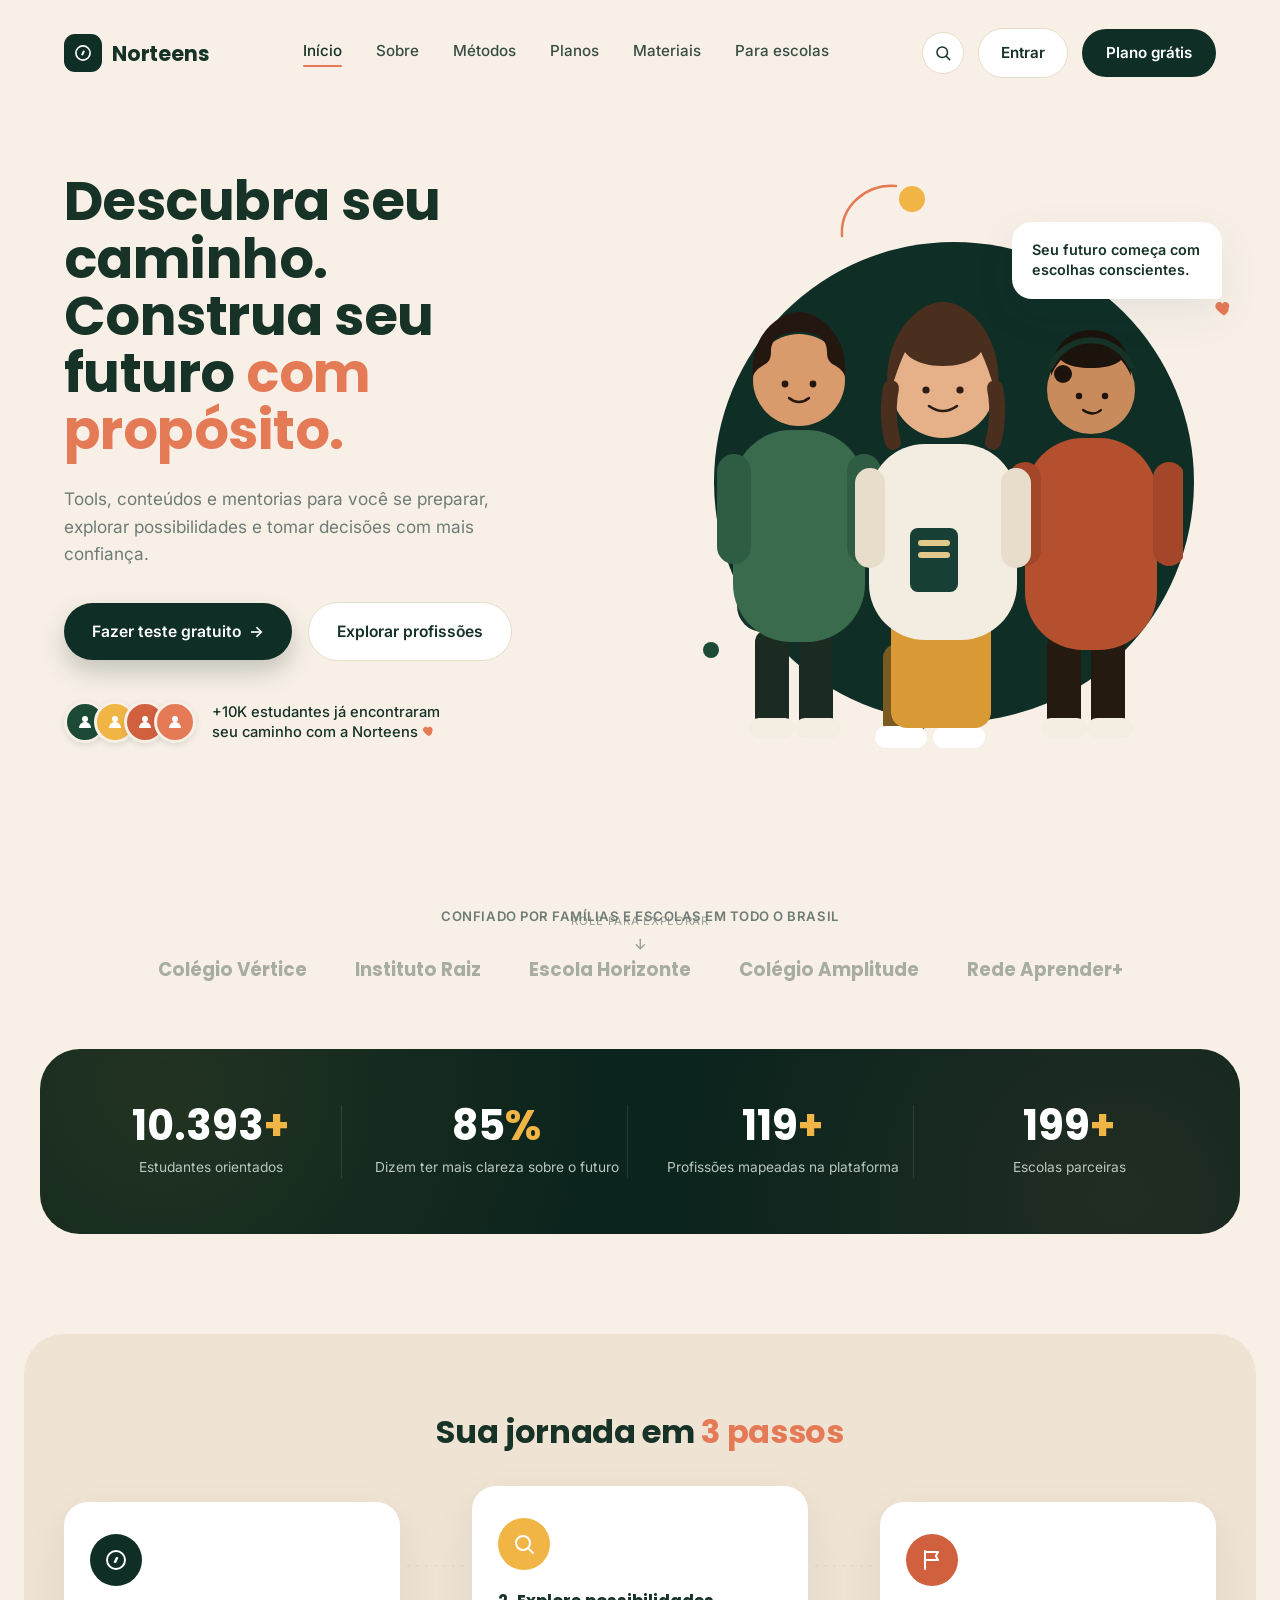
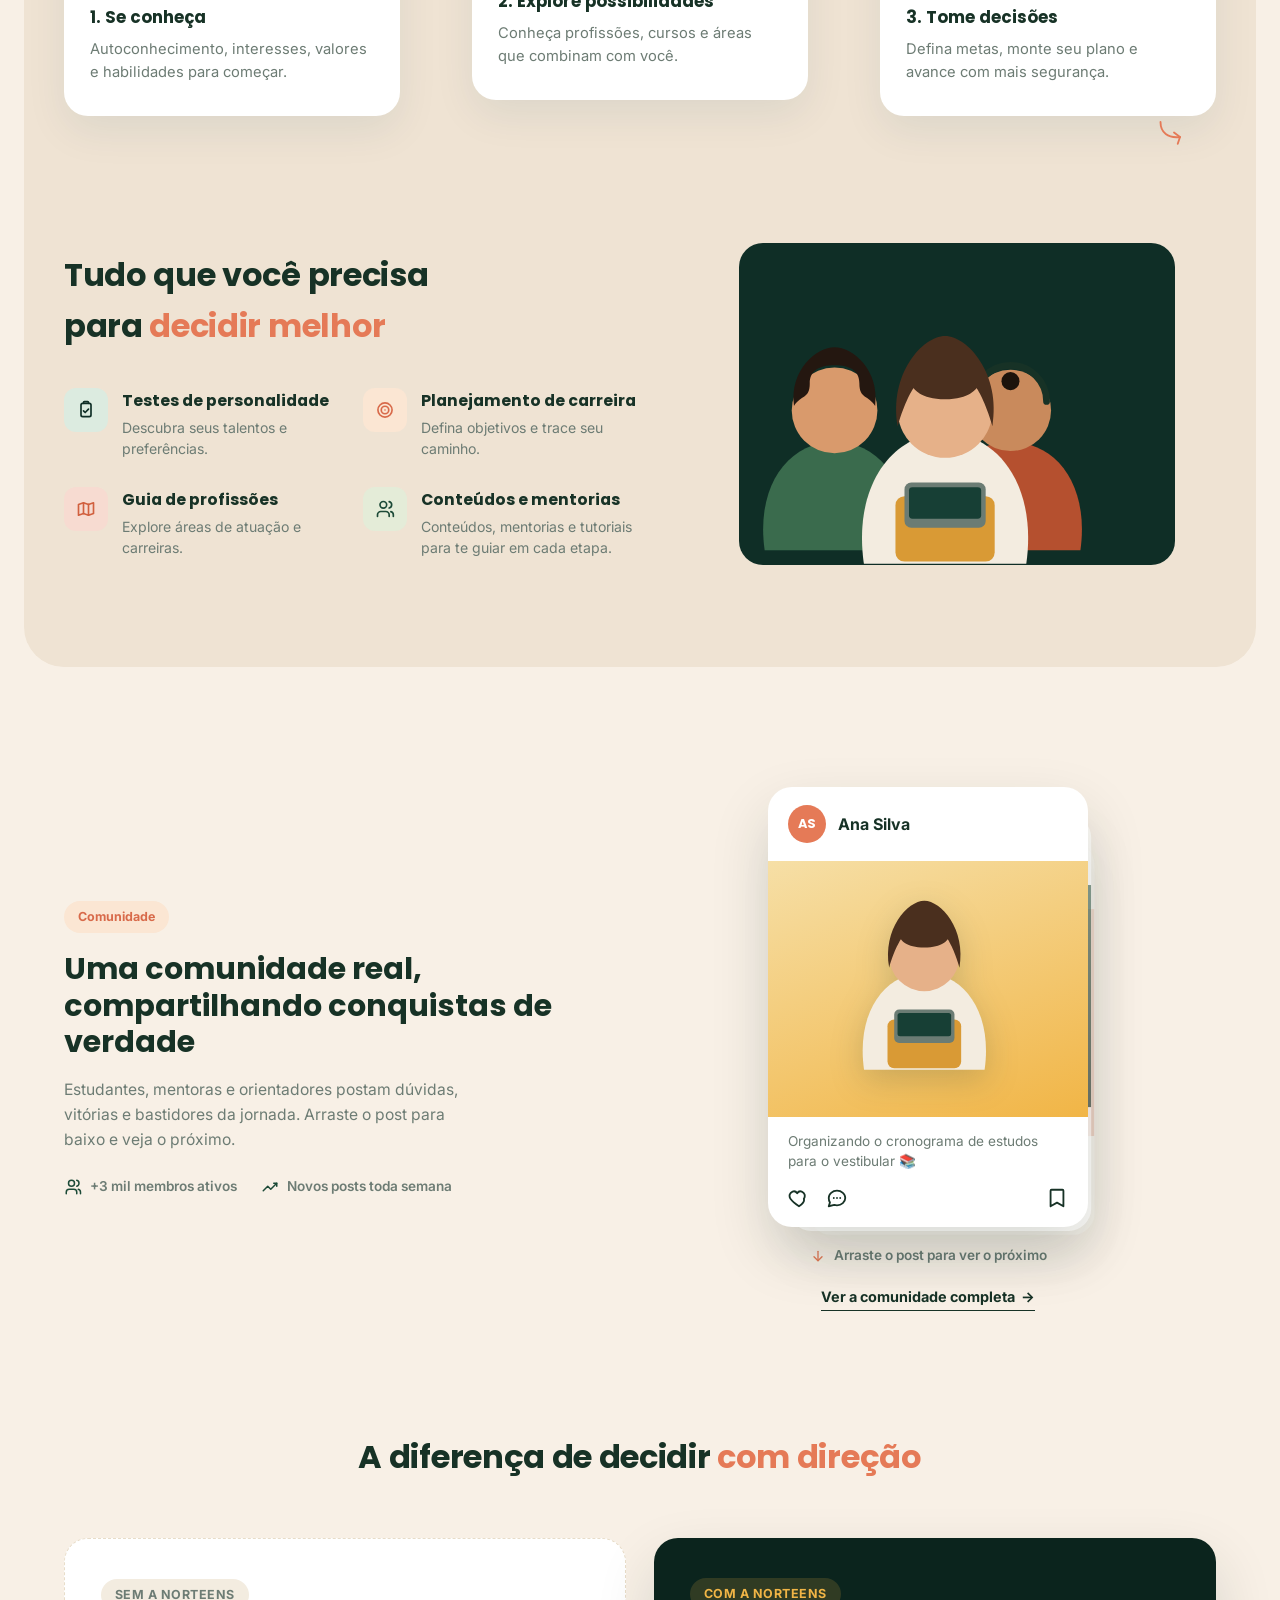
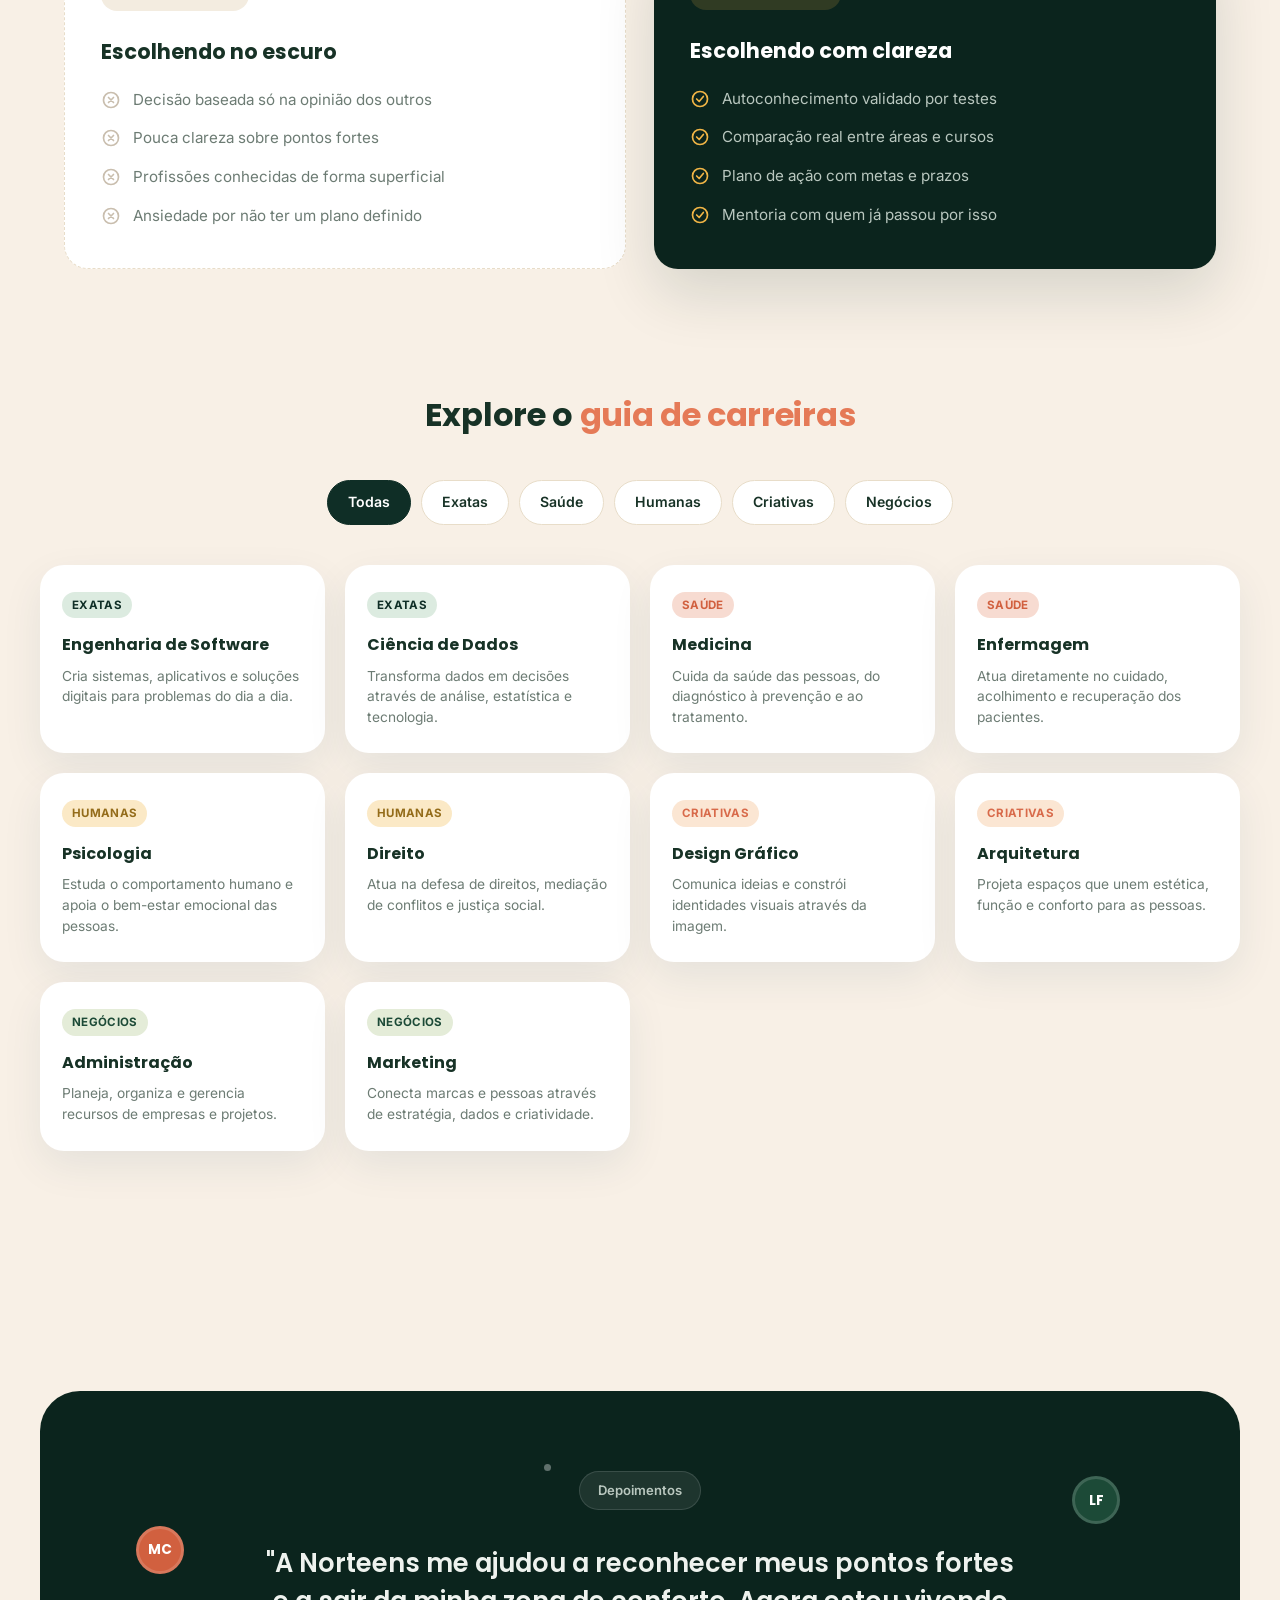
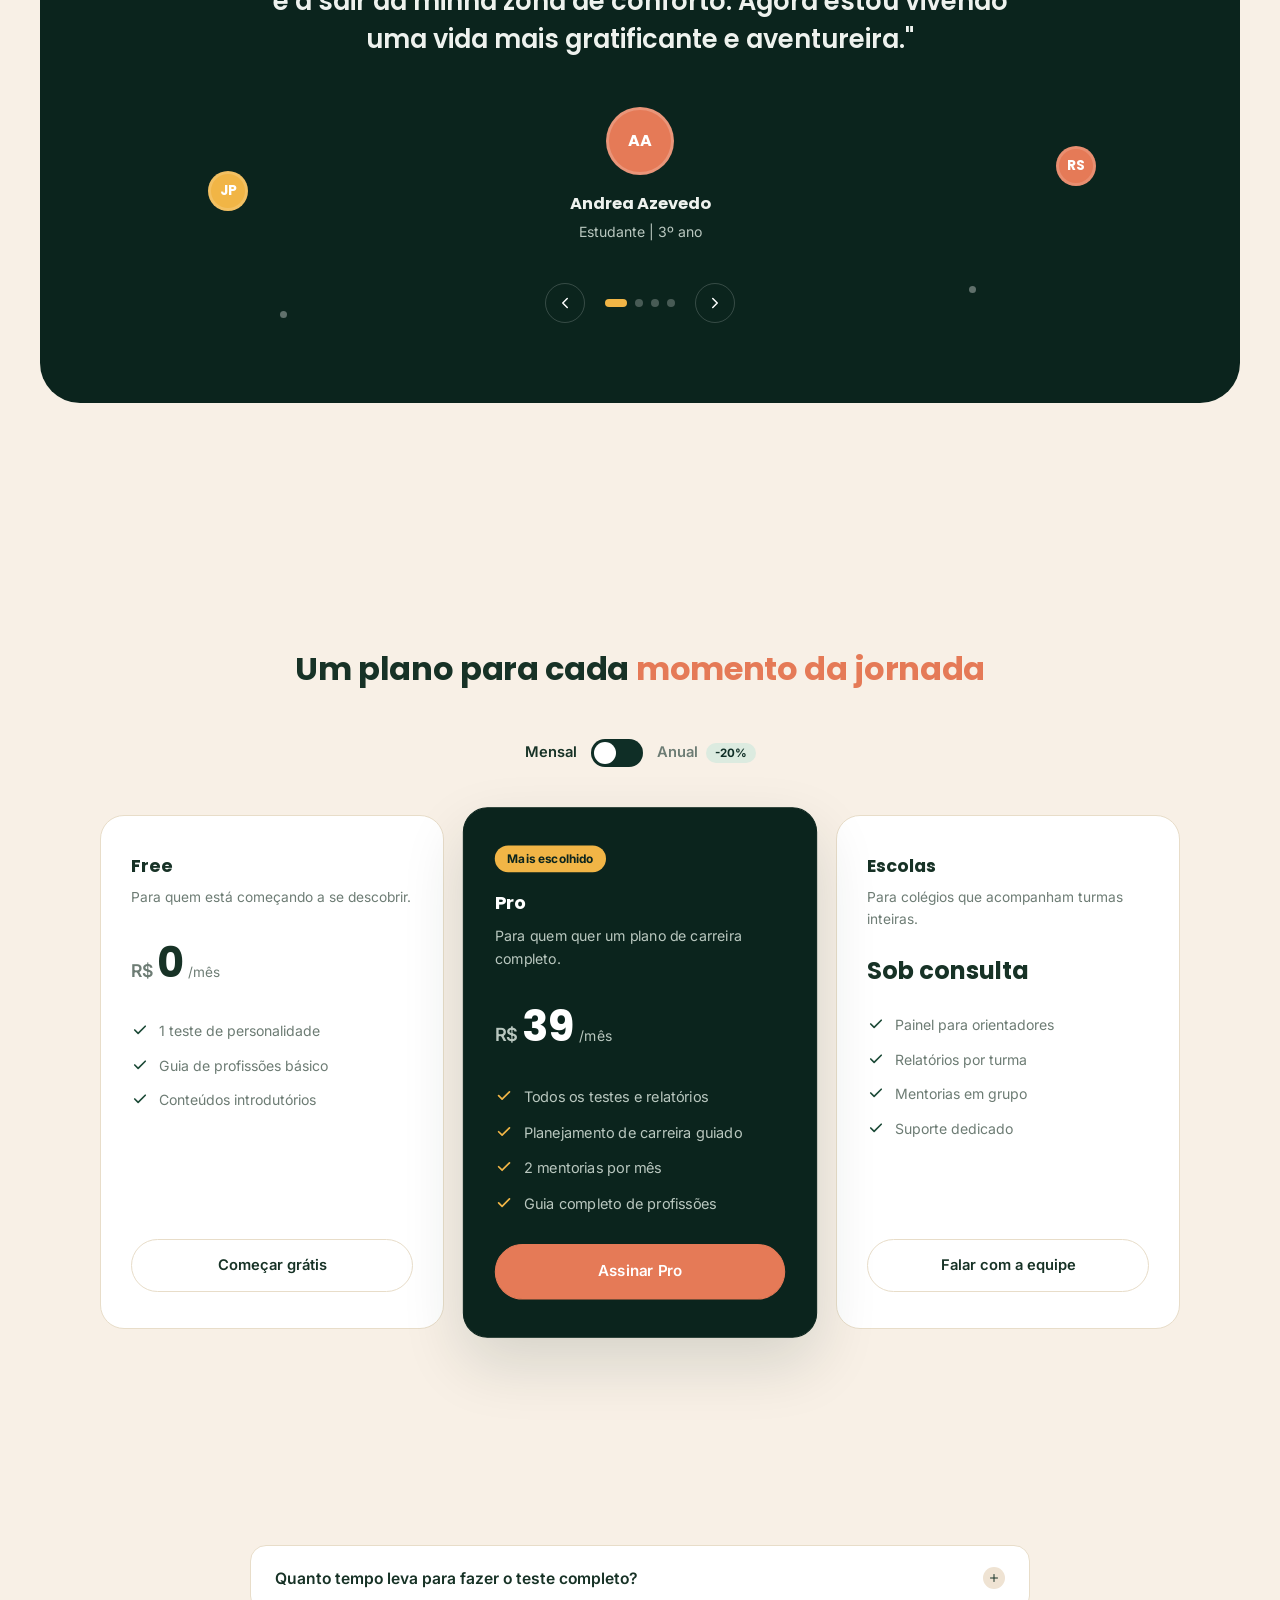
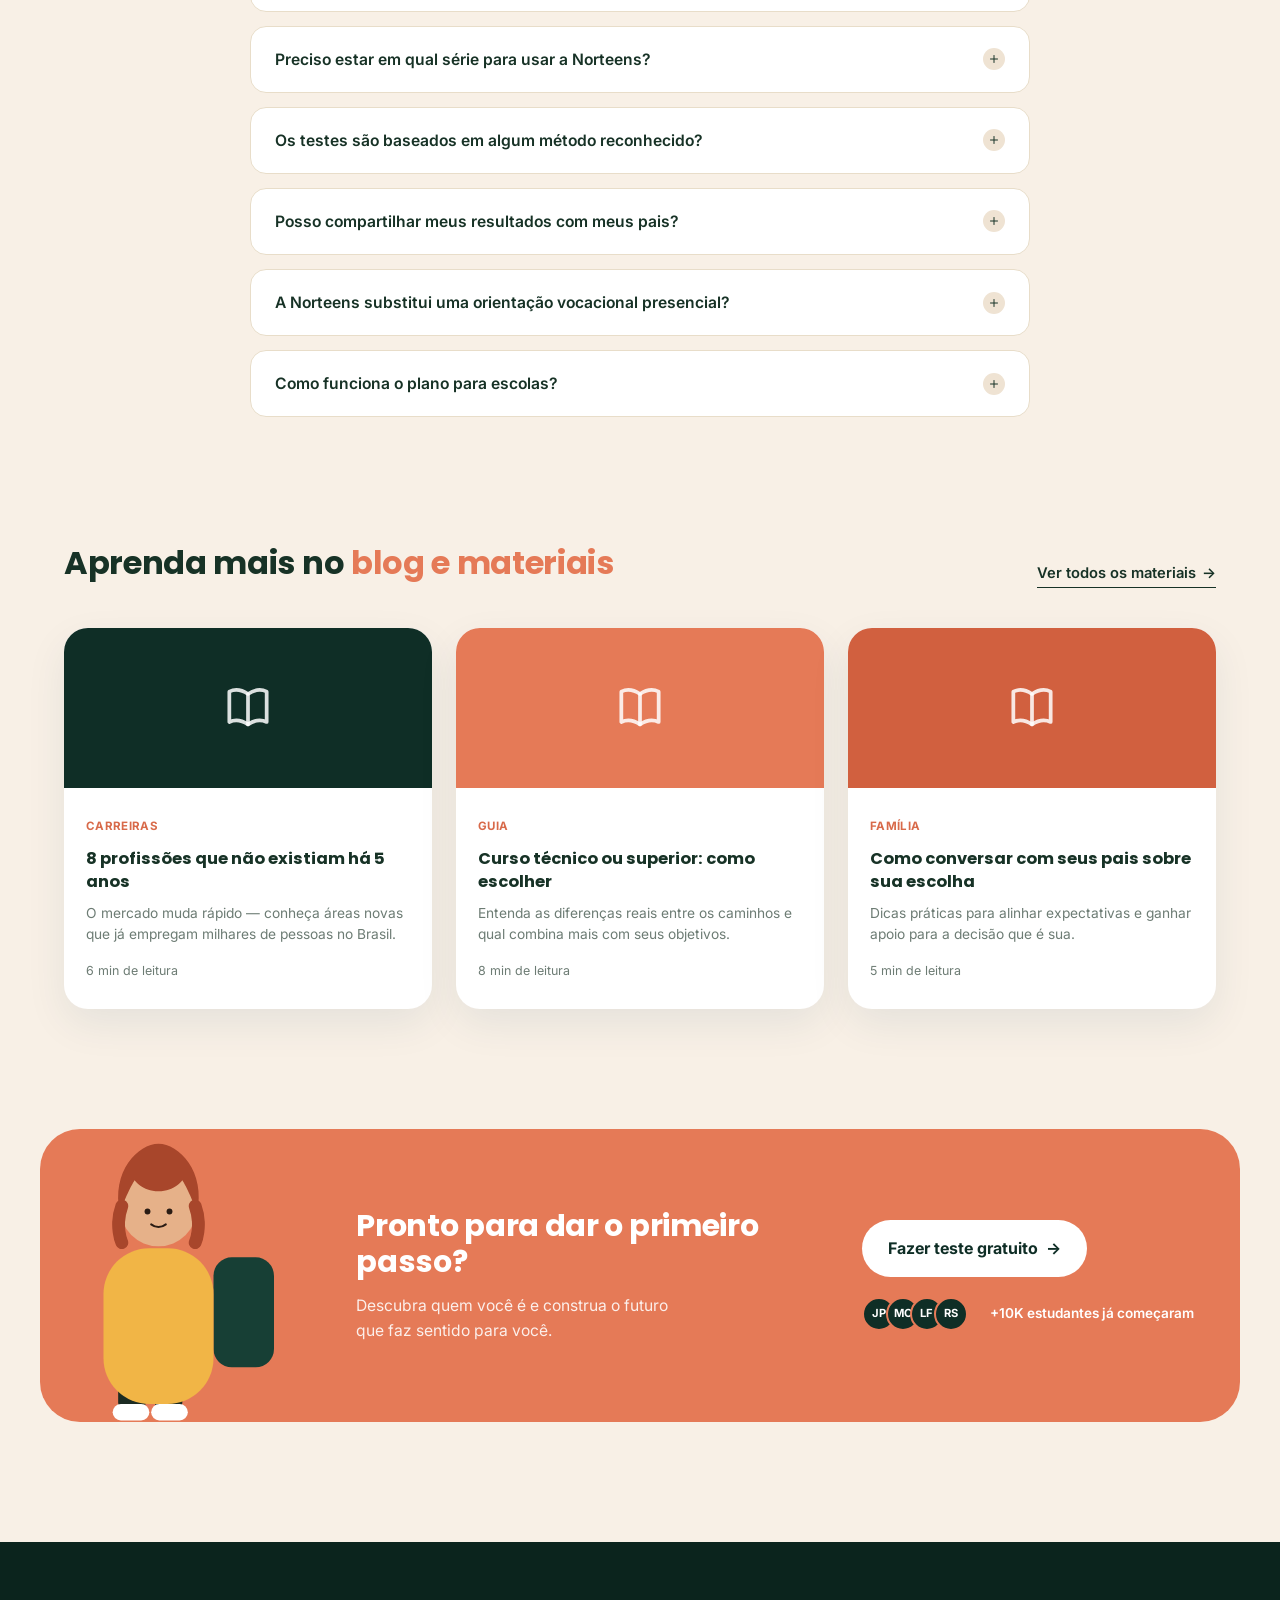
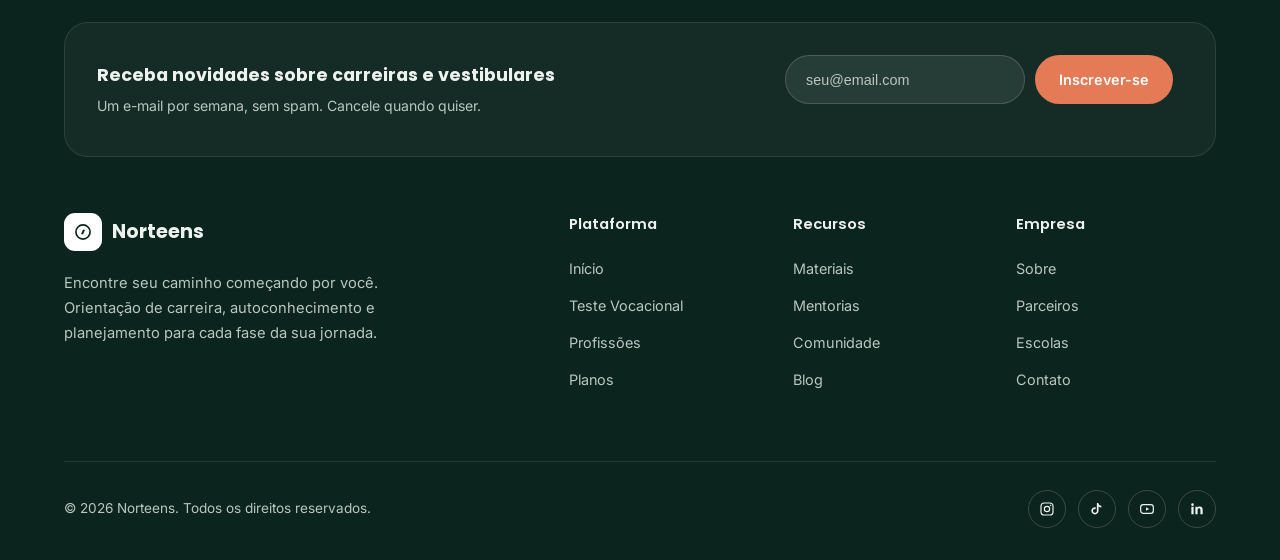
<file: index.html>
<!DOCTYPE html>
<html lang="pt-br">
<head>
  <meta charset="UTF-8">
  <meta name="viewport" content="width=device-width, initial-scale=1.0">
  <title>Norteens — Descubra seu caminho</title>
  <link rel="preconnect" href="https://fonts.googleapis.com">
  <link rel="preconnect" href="https://fonts.gstatic.com" crossorigin>
  <link href="https://fonts.googleapis.com/css2?family=Inter:wght@400;500;600;700&amp;family=Poppins:wght@600;700;800&amp;display=swap" rel="stylesheet">
  <link rel="stylesheet" href="css/style.css">
</head>
<body>

  <!--Header-->
  <header class="header" id="site-header">
    <div class="container">
      <!--Logo-->
      <div class="logo">
        <a href="#inicio" aria-label="Norteens — página inicial" style="display:flex;align-items:center;gap:10px;">
          <span class="logo-mark">
            <svg viewBox="0 0 24 24" fill="none" stroke="currentColor" stroke-width="2" stroke-linecap="round" stroke-linejoin="round">
              <circle cx="12" cy="12" r="8.5"/>
              <polygon points="14.3,9.7 12,15 9.7,14.3 12,9" fill="currentColor" stroke="none"/>
            </svg>
          </span>
          <span class="logo-text">Norteens</span>
        </a>
      </div>

      <!--Navegação-->
      <nav class="nav" aria-label="Navegação principal">
        <a href="#inicio" data-nav>Início</a>
        <a href="#numeros" data-nav>Sobre</a>
        <a href="#jornada" data-nav>Métodos</a>
        <a href="#planos" data-nav>Planos</a>
        <a href="#recursos" data-nav>Materiais</a>
        <a href="#parceiros" data-nav>Para escolas</a>
      </nav>

      <div class="header-buttons">
        <button class="icon-btn" type="button" aria-label="Buscar">
          <svg viewBox="0 0 24 24" fill="none" stroke="currentColor" stroke-width="2" stroke-linecap="round" stroke-linejoin="round">
            <circle cx="11" cy="11" r="7"/>
            <line x1="21" y1="21" x2="16.65" y2="16.65"/>
          </svg>
        </button>
        <a href="#" class="btn-login">Entrar</a>
        <a href="comunidade.html" class="btn-entrar">Plano grátis</a>
      </div>
    </div>
  </header>

  <!--Main-->
  <main>

    <!-- HERO -->
    <section class="hero" id="inicio">
      <div class="container">
        <!--Container do texto inicial a esquerda-->
        <div class="hero-text">
          <h1 class="reveal">Descubra seu caminho.</h1>
          <h2 class="reveal">Construa seu futuro <span class="text-orange">com propósito.</span></h2>
          <p class="hero-description reveal">
            Tools, conteúdos e mentorias para você se preparar, explorar possibilidades e tomar decisões com mais confiança.
          </p>

          <!--Botões-->
          <div class="hero-buttons reveal">
            <a href="teste.html" class="btn-simular">Fazer teste gratuito <span aria-hidden="true">→</span></a>
            <a href="comunidade.html" class="btn-simular">Explorar profissões</a>
          </div>

          <!--Dados-->
          <div class="hero-usuarios reveal">
            <div class="usuario-img">
              <span style="background:var(--green);"><svg viewBox="0 0 24 24" fill="#fff" width="18" height="18"><circle cx="12" cy="8" r="4"/><path d="M4 20c0-4.4 3.6-8 8-8s8 3.6 8 8z"/></svg></span>
              <span style="background:var(--yellow);"><svg viewBox="0 0 24 24" fill="#fff" width="18" height="18"><circle cx="12" cy="8" r="4"/><path d="M4 20c0-4.4 3.6-8 8-8s8 3.6 8 8z"/></svg></span>
              <span style="background:var(--terracotta);"><svg viewBox="0 0 24 24" fill="#fff" width="18" height="18"><circle cx="12" cy="8" r="4"/><path d="M4 20c0-4.4 3.6-8 8-8s8 3.6 8 8z"/></svg></span>
              <span style="background:var(--orange);"><svg viewBox="0 0 24 24" fill="#fff" width="18" height="18"><circle cx="12" cy="8" r="4"/><path d="M4 20c0-4.4 3.6-8 8-8s8 3.6 8 8z"/></svg></span>
            </div>
            <div class="usuario-texto">
              <p>+10K estudantes já encontraram</p>
              <p>seu caminho com a Norteens
                <svg class="icon-heart" viewBox="0 0 24 24" fill="currentColor"><path d="M12 21s-6.7-4.35-9.3-8.1C.8 9.9 1.7 6.2 5 5c2-.75 3.9.1 5 1.8 1.1-1.7 3-2.55 5-1.8 3.3 1.2 4.2 4.9 2.3 7.9C18.7 16.65 12 21 12 21z"/></svg>
              </p>
            </div>
          </div>
        </div>

        <!--Container do texto inicial a direita-->
        <div class="hero-visual">
          <div class="hero-background"></div>

          <!--Círculos e doodles-->
          <div class="hero-decoration dot-yellow"></div>
          <div class="hero-decoration dot-green"></div>
          <svg class="hero-arc" viewBox="0 0 90 90" fill="none" stroke="currentColor" stroke-width="2.5" stroke-linecap="round">
            <path d="M8 62C6 32 32 10 62 12"/>
          </svg>
          <svg class="hero-heart" viewBox="0 0 24 24" fill="currentColor"><path d="M12 21s-6.7-4.35-9.3-8.1C.8 9.9 1.7 6.2 5 5c2-.75 3.9.1 5 1.8 1.1-1.7 3-2.55 5-1.8 3.3 1.2 4.2 4.9 2.3 7.9C18.7 16.65 12 21 12 21z"/></svg>

          <!--Card-->
          <div class="hero-bubble">
            <p>Seu futuro começa com escolhas conscientes.</p>
          </div>

          <!--Img dos personagens-->
          <svg class="hero-image" viewBox="0 0 480 560" xmlns="http://www.w3.org/2000/svg" role="img" aria-label="Ilustração de três jovens estudantes com mochilas">
            <!-- mochilas -->
            <rect x="34" y="266" width="92" height="168" rx="26" fill="#14332a"/>
            <rect x="356" y="276" width="86" height="158" rx="24" fill="#14332a"/>

            <!-- pessoa 1 (esquerda) -->
            <rect x="52" y="432" width="34" height="104" rx="12" fill="#1c2b22"/>
            <rect x="96" y="432" width="34" height="104" rx="12" fill="#1c2b22"/>
            <rect x="46" y="520" width="46" height="20" rx="10" fill="#f3ede2"/>
            <rect x="92" y="520" width="46" height="20" rx="10" fill="#f3ede2"/>
            <rect x="30" y="232" width="132" height="212" rx="58" fill="#3a6b4d"/>
            <rect x="14" y="256" width="34" height="110" rx="17" fill="#2f5d43"/>
            <rect x="144" y="256" width="34" height="110" rx="17" fill="#2f5d43"/>
            <circle cx="96" cy="182" r="46" fill="#d99a6c"/>
            <path d="M50 178c-4-40 26-64 46-64s50 24 46 64c-6-14-18-8-18-24 0-14-10-20-28-20s-28 6-28 20c0 16-12 10-18 24z" fill="#241710"/>
            <circle cx="82" cy="186" r="3.4" fill="#241710"/>
            <circle cx="110" cy="186" r="3.4" fill="#241710"/>
            <path d="M86 200q10 8 20 0" stroke="#241710" stroke-width="2.4" fill="none" stroke-linecap="round"/>

            <!-- pessoa 3 (direita) -->
            <rect x="344" y="436" width="34" height="100" rx="12" fill="#241a10"/>
            <rect x="388" y="436" width="34" height="100" rx="12" fill="#241a10"/>
            <rect x="338" y="520" width="46" height="20" rx="10" fill="#f3ede2"/>
            <rect x="384" y="520" width="46" height="20" rx="10" fill="#f3ede2"/>
            <rect x="322" y="240" width="132" height="212" rx="58" fill="#b5502f"/>
            <rect x="306" y="264" width="32" height="104" rx="16" fill="#a3462a"/>
            <rect x="450" y="264" width="32" height="104" rx="16" fill="#a3462a"/>
            <circle cx="388" cy="192" r="44" fill="#c98a5c"/>
            <path d="M348 178c0-30 18-46 40-46s40 16 40 46c-4-10-10-16-10-16s-6 8-30 8-30-8-30-8-6 6-10 16z" fill="#1c130c"/>
            <circle cx="360" cy="176" r="9" fill="#1c130c"/>
            <path d="M348 168a44 44 0 0 1 80 0" stroke="#173226" stroke-width="6" fill="none" stroke-linecap="round"/>
            <circle cx="376" cy="198" r="3.2" fill="#1c130c"/>
            <circle cx="402" cy="198" r="3.2" fill="#1c130c"/>
            <path d="M380 212q10 7 18 0" stroke="#1c130c" stroke-width="2.2" fill="none" stroke-linecap="round"/>

            <!-- pessoa 2 (centro, frente) -->
            <rect x="180" y="446" width="42" height="94" rx="14" fill="#7a5a20"/>
            <rect x="234" y="446" width="42" height="94" rx="14" fill="#7a5a20"/>
            <rect x="172" y="528" width="52" height="22" rx="11" fill="#ffffff"/>
            <rect x="230" y="528" width="52" height="22" rx="11" fill="#ffffff"/>
            <rect x="188" y="380" width="100" height="150" rx="16" fill="#d99a35"/>
            <rect x="166" y="246" width="148" height="196" rx="56" fill="#f3ece0"/>
            <rect x="152" y="270" width="30" height="100" rx="15" fill="#e7ddca"/>
            <rect x="298" y="270" width="30" height="100" rx="15" fill="#e7ddca"/>
            <rect x="207" y="330" width="48" height="64" rx="8" fill="#173f35"/>
            <rect x="215" y="342" width="32" height="6" rx="3" fill="#e0c98a"/>
            <rect x="215" y="354" width="32" height="6" rx="3" fill="#e0c98a"/>
            <circle cx="240" cy="188" r="52" fill="#e6b189"/>
            <path d="M186 200c-10-56 26-96 54-96s64 40 54 96c-8-30-16-46-16-46s-8 14-38 14-38-14-38-14-8 16-16 46z" fill="#4a2f1e"/>
            <path d="M188 190c-6 30 2 54 2 54" stroke="#4a2f1e" stroke-width="16" fill="none" stroke-linecap="round"/>
            <path d="M292 190c6 30-2 54-2 54" stroke="#4a2f1e" stroke-width="16" fill="none" stroke-linecap="round"/>
            <circle cx="223" cy="192" r="3.6" fill="#2b1c14"/>
            <circle cx="257" cy="192" r="3.6" fill="#2b1c14"/>
            <path d="M226 208q14 10 28 0" stroke="#2b1c14" stroke-width="2.6" fill="none" stroke-linecap="round"/>
          </svg>
        </div>
      </div>
      <div class="scroll-cue" aria-hidden="true">
        <span>Role para explorar</span>
        <svg viewBox="0 0 24 24" fill="none" stroke="currentColor" stroke-width="2" stroke-linecap="round" stroke-linejoin="round"><path d="M12 5v14"/><path d="m6 13 6 6 6-6"/></svg>
      </div>
    </section>

    <!-- CONFIANÇA / PARCEIROS -->
    <section class="trust-bar" id="parceiros">
      <div class="container reveal">
        <p>Confiado por famílias e escolas em todo o Brasil</p>
        <div class="trust-logos">
          <span>Colégio Vértice</span>
          <span>Instituto Raiz</span>
          <span>Escola Horizonte</span>
          <span>Colégio Amplitude</span>
          <span>Rede Aprender+</span>
        </div>
      </div>
    </section>

    <!-- NÚMEROS -->
    <section class="stats" id="numeros">
      <div class="container reveal-stagger">
        <div class="stat-item">
          <div class="stat-number"><span class="count" data-count="10400">0</span><span class="suffix">+</span></div>
          <p>Estudantes orientados</p>
        </div>
        <div class="stat-item">
          <div class="stat-number"><span class="count" data-count="86">0</span><span class="suffix">%</span></div>
          <p>Dizem ter mais clareza sobre o futuro</p>
        </div>
        <div class="stat-item">
          <div class="stat-number"><span class="count" data-count="120">0</span><span class="suffix">+</span></div>
          <p>Profissões mapeadas na plataforma</p>
        </div>
        <div class="stat-item">
          <div class="stat-number"><span class="count" data-count="200">0</span><span class="suffix">+</span></div>
          <p>Escolas parceiras</p>
        </div>
      </div>
    </section>

    <!-- JORNADA + BENEFÍCIOS -->
    <section class="grouped-section">

      <!-- 3 PASSOS -->
      <div class="journey" id="jornada">
        <div class="container">
          <div class="section-title reveal">
            <h3>Sua jornada em <span class="text-orange">3 passos</span></h3>
          </div>
          <div class="journey-cards reveal-stagger">
            <!-- Card 1 -->
            <div class="journey-card">
              <div class="journey-icon green">
                <svg viewBox="0 0 24 24" fill="none" stroke="currentColor" stroke-width="2" stroke-linecap="round" stroke-linejoin="round">
                  <circle cx="12" cy="12" r="9"/>
                  <polygon points="14.5,9.5 12,15 9.5,14.5 12,9" fill="currentColor" stroke="none"/>
                </svg>
              </div>
              <div class="journey-content">
                <h4>1. Se conheça</h4>
                <p>Autoconhecimento, interesses, valores e habilidades para começar.</p>
              </div>
            </div>

            <span class="journey-connector" aria-hidden="true">
              <svg viewBox="0 0 60 12"><line x1="2" y1="6" x2="58" y2="6" stroke="currentColor" stroke-width="2.5" stroke-dasharray="1 8" stroke-linecap="round"/></svg>
            </span>

            <!-- Card 2 -->
            <div class="journey-card">
              <div class="journey-icon yellow">
                <svg viewBox="0 0 24 24" fill="none" stroke="currentColor" stroke-width="2" stroke-linecap="round" stroke-linejoin="round">
                  <circle cx="11" cy="11" r="7"/>
                  <line x1="21" y1="21" x2="16.65" y2="16.65"/>
                </svg>
              </div>
              <div class="journey-content">
                <h4>2. Explore possibilidades</h4>
                <p>Conheça profissões, cursos e áreas que combinam com você.</p>
              </div>
            </div>

            <span class="journey-connector" aria-hidden="true">
              <svg viewBox="0 0 60 12"><line x1="2" y1="6" x2="58" y2="6" stroke="currentColor" stroke-width="2.5" stroke-dasharray="1 8" stroke-linecap="round"/></svg>
            </span>

            <!-- Card 3 -->
            <div class="journey-card">
              <div class="journey-icon orange">
                <svg viewBox="0 0 24 24" fill="none" stroke="currentColor" stroke-width="2" stroke-linecap="round" stroke-linejoin="round">
                  <path d="M5 3v18"/>
                  <path d="M5 4h13l-2.2 4L18 12H5V4z"/>
                </svg>
              </div>
              <div class="journey-content">
                <h4>3. Tome decisões</h4>
                <p>Defina metas, monte seu plano e avance com mais segurança.</p>
              </div>
              <svg class="journey-arrow" viewBox="0 0 40 40" fill="none" stroke="currentColor" stroke-width="2.5" stroke-linecap="round" stroke-linejoin="round">
                <path d="M6 8c0 14 10 22 26 20"/>
                <path d="M24 22l8 6-3 9"/>
              </svg>
            </div>
          </div>
        </div>
      </div>

      <!-- BENEFÍCIOS -->
      <div class="features">
        <div class="container">
          <div class="features-left">
            <h3 class="reveal">Tudo que você precisa para <span class="text-orange">decidir melhor</span></h3>

            <div class="features-cards reveal-stagger">
              <div class="features-cards-item">
                <div class="feature-icon">
                  <svg viewBox="0 0 24 24" fill="none" stroke="currentColor" stroke-width="2" stroke-linecap="round" stroke-linejoin="round">
                    <rect x="6" y="4" width="12" height="16" rx="2"/>
                    <path d="M9 4V3a1 1 0 0 1 1-1h4a1 1 0 0 1 1 1v1"/>
                    <path d="m9 13 2 2 4-4"/>
                  </svg>
                </div>
                <div class="feature-content">
                  <h5>Testes de personalidade</h5>
                  <p>Descubra seus talentos e preferências.</p>
                </div>
              </div>

              <div class="features-cards-item">
                <div class="feature-icon">
                  <svg viewBox="0 0 24 24" fill="none" stroke="currentColor" stroke-width="2" stroke-linecap="round" stroke-linejoin="round">
                    <circle cx="12" cy="12" r="8.5"/>
                    <circle cx="12" cy="12" r="4.5"/>
                    <circle cx="12" cy="12" r="1" fill="currentColor" stroke="none"/>
                  </svg>
                </div>
                <div class="feature-content">
                  <h5>Planejamento de carreira</h5>
                  <p>Defina objetivos e trace seu caminho.</p>
                </div>
              </div>

              <div class="features-cards-item">
                <div class="feature-icon">
                  <svg viewBox="0 0 24 24" fill="none" stroke="currentColor" stroke-width="2" stroke-linecap="round" stroke-linejoin="round">
                    <path d="M3 6.5 9 4.5 15 6.5 21 4.5v13L15 19.5 9 17.5 3 19.5V6.5z"/>
                    <path d="M9 4.5v13"/>
                    <path d="M15 6.5v13"/>
                  </svg>
                </div>
                <div class="feature-content">
                  <h5>Guia de profissões</h5>
                  <p>Explore áreas de atuação e carreiras.</p>
                </div>
              </div>

              <div class="features-cards-item">
                <div class="feature-icon">
                  <svg viewBox="0 0 24 24" fill="none" stroke="currentColor" stroke-width="2" stroke-linecap="round" stroke-linejoin="round">
                    <path d="M17 21v-2a4 4 0 0 0-4-4H7a4 4 0 0 0-4 4v2"/>
                    <circle cx="10" cy="7" r="4"/>
                    <path d="M22 21v-2a4 4 0 0 0-3-3.87"/>
                    <path d="M17 3.13a4 4 0 0 1 0 7.75"/>
                  </svg>
                </div>
                <div class="feature-content">
                  <h5>Conteúdos e mentorias</h5>
                  <p>Conteúdos, mentorias e tutoriais para te guiar em cada etapa.</p>
                </div>
              </div>
            </div>
          </div>

          <div class="features-right reveal">
            <div class="features-right-visual">
              <div class="features-right-bg"></div>
              <svg viewBox="0 0 460 340" xmlns="http://www.w3.org/2000/svg" role="img" aria-label="Ilustração de três estudantes estudando juntos">
                <!-- pessoa esquerda -->
                <path d="M60 300c-8-56 20-96 62-96s70 40 62 96z" fill="#3a6b4d"/>
                <circle cx="122" cy="176" r="38" fill="#d99a6c"/>
                <path d="M86 172c-4-32 20-52 36-52s40 20 36 52c-6-10-14-6-14-20 0-11-8-16-22-16s-22 5-22 16c0 14-8 10-14 20z" fill="#241710"/>

                <!-- pessoa direita -->
                <path d="M340 300c8-56-20-96-62-96s-70 40-62 96z" fill="#b5502f"/>
                <circle cx="278" cy="176" r="36" fill="#c98a5c"/>
                <path d="M246 168a32 32 0 0 1 64 0" stroke="#173226" stroke-width="6" fill="none" stroke-linecap="round"/>
                <circle cx="278" cy="150" r="8" fill="#1c130c"/>

                <!-- pessoa centro com laptop -->
                <path d="M148 312c-10-70 26-116 72-116s82 46 72 116z" fill="#f3ece0"/>
                <circle cx="220" cy="176" r="42" fill="#e6b189"/>
                <path d="M178 190c-8-46 22-80 42-80s50 34 42 80c-6-22-14-34-14-34s-6 10-28 10-28-10-28-10-8 12-14 34z" fill="#4a2f1e"/>
                <rect x="176" y="252" width="88" height="58" rx="8" fill="#d99a35"/>
                <rect x="184" y="240" width="72" height="40" rx="6" fill="#6b7c74"/>
                <rect x="188" y="244" width="64" height="28" rx="3" fill="#173f35"/>
              </svg>
            </div>
          </div>
        </div>
      </div>

    </section>

    <!-- COMUNIDADE -->
    <section class="community" id="comunidade">
      <div class="container">
        <div class="community-intro reveal">
          <span class="badge-eyebrow">Comunidade</span>
          <h3>Uma comunidade real, compartilhando conquistas de verdade</h3>
          <p>Estudantes, mentoras e orientadores postam dúvidas, vitórias e bastidores da jornada. Arraste o post para baixo e veja o próximo.</p>
          <div class="community-meta">
            <div>
              <svg viewBox="0 0 24 24" fill="none" stroke="currentColor" stroke-width="2" stroke-linecap="round" stroke-linejoin="round"><path d="M17 21v-2a4 4 0 0 0-4-4H7a4 4 0 0 0-4 4v2"/><circle cx="10" cy="7" r="4"/><path d="M22 21v-2a4 4 0 0 0-3-3.87"/><path d="M17 3.13a4 4 0 0 1 0 7.75"/></svg>
              +3 mil membros ativos
            </div>
            <div>
              <svg viewBox="0 0 24 24" fill="none" stroke="currentColor" stroke-width="2" stroke-linecap="round" stroke-linejoin="round"><path d="m3 17 6-6 4 4 8-8"/><path d="M17 7h4v4"/></svg>
              Novos posts toda semana
            </div>
          </div>
        </div>

        <div class="community-stack-wrap reveal">
          <div class="community-stack" id="community-stack">

            <article class="community-card">
              <header class="community-card-header">
                <span class="community-avatar" style="background:var(--orange);">AS</span>
                <span class="community-name">Ana Silva</span>
              </header>
              <div class="community-card-media media-yellow">
                <svg viewBox="130 90 190 250" xmlns="http://www.w3.org/2000/svg" role="img" aria-label="Ilustração de uma estudante com notebook">
                  <path d="M148 312c-10-70 26-116 72-116s82 46 72 116z" fill="#f3ece0"/>
                  <circle cx="220" cy="176" r="42" fill="#e6b189"/>
                  <path d="M178 190c-8-46 22-80 42-80s50 34 42 80c-6-22-14-34-14-34s-6 10-28 10-28-10-28-10-8 12-14 34z" fill="#4a2f1e"/>
                  <rect x="176" y="252" width="88" height="58" rx="8" fill="#d99a35"/>
                  <rect x="184" y="240" width="72" height="40" rx="6" fill="#6b7c74"/>
                  <rect x="188" y="244" width="64" height="28" rx="3" fill="#173f35"/>
                </svg>
              </div>
              <p class="community-caption">Organizando o cronograma de estudos para o vestibular 📚</p>
              <footer class="community-card-footer">
                <button class="community-icon-btn" type="button" data-like-btn aria-label="Curtir">
                  <svg viewBox="0 0 24 24" fill="none" stroke="currentColor" stroke-width="2" stroke-linecap="round" stroke-linejoin="round"><path d="M12 21s-6.7-4.35-9.3-8.1C.8 9.9 1.7 6.2 5 5c2-.75 3.9.1 5 1.8 1.1-1.7 3-2.55 5-1.8 3.3 1.2 4.2 4.9 2.3 7.9C18.7 16.65 12 21 12 21z"/></svg>
                </button>
                <button class="community-icon-btn" type="button" aria-label="Comentar">
                  <svg viewBox="0 0 24 24" fill="none" stroke="currentColor" stroke-width="2" stroke-linecap="round" stroke-linejoin="round"><path d="M21 12c0 4.4-4 8-9 8-1 0-2-.15-3-.4L3 21l1.3-4C3.5 15.7 3 13.9 3 12c0-4.4 4-8 9-8s9 3.6 9 8z"/><circle cx="8.5" cy="12" r="1" fill="currentColor" stroke="none"/><circle cx="12" cy="12" r="1" fill="currentColor" stroke="none"/><circle cx="15.5" cy="12" r="1" fill="currentColor" stroke="none"/></svg>
                </button>
                <button class="community-icon-btn" type="button" data-bookmark-btn aria-label="Salvar">
                  <svg viewBox="0 0 24 24" fill="none" stroke="currentColor" stroke-width="2" stroke-linecap="round" stroke-linejoin="round"><path d="M6 3h12a1 1 0 0 1 1 1v17l-7-4-7 4V4a1 1 0 0 1 1-1z"/></svg>
                </button>
              </footer>
            </article>

            <article class="community-card">
              <header class="community-card-header">
                <span class="community-avatar" style="background:var(--green);">JL</span>
                <span class="community-name">Julia Lopes</span>
              </header>
              <div class="community-card-media media-green">
                <svg viewBox="0 0 460 340" xmlns="http://www.w3.org/2000/svg" role="img" aria-label="Ilustração de uma mentoria entre estudantes">
                  <path d="M60 300c-8-56 20-96 62-96s70 40 62 96z" fill="#3a6b4d"/>
                  <circle cx="122" cy="176" r="38" fill="#d99a6c"/>
                  <path d="M86 172c-4-32 20-52 36-52s40 20 36 52c-6-10-14-6-14-20 0-11-8-16-22-16s-22 5-22 16c0 14-8 10-14 20z" fill="#241710"/>
                  <path d="M340 300c8-56-20-96-62-96s-70 40-62 96z" fill="#b5502f"/>
                  <circle cx="278" cy="176" r="36" fill="#c98a5c"/>
                  <path d="M246 168a32 32 0 0 1 64 0" stroke="#173226" stroke-width="6" fill="none" stroke-linecap="round"/>
                  <circle cx="278" cy="150" r="8" fill="#1c130c"/>
                  <path d="M148 312c-10-70 26-116 72-116s82 46 72 116z" fill="#f3ece0"/>
                  <circle cx="220" cy="176" r="42" fill="#e6b189"/>
                  <path d="M178 190c-8-46 22-80 42-80s50 34 42 80c-6-22-14-34-14-34s-6 10-28 10-28-10-28-10-8 12-14 34z" fill="#4a2f1e"/>
                  <rect x="176" y="252" width="88" height="58" rx="8" fill="#d99a35"/>
                  <rect x="184" y="240" width="72" height="40" rx="6" fill="#6b7c74"/>
                  <rect x="188" y="244" width="64" height="28" rx="3" fill="#173f35"/>
                </svg>
              </div>
              <p class="community-caption">Minha primeira mentoria de carreira. Saí com muito mais clareza sobre os próximos passos!</p>
              <footer class="community-card-footer">
                <button class="community-icon-btn" type="button" data-like-btn aria-label="Curtir">
                  <svg viewBox="0 0 24 24" fill="none" stroke="currentColor" stroke-width="2" stroke-linecap="round" stroke-linejoin="round"><path d="M12 21s-6.7-4.35-9.3-8.1C.8 9.9 1.7 6.2 5 5c2-.75 3.9.1 5 1.8 1.1-1.7 3-2.55 5-1.8 3.3 1.2 4.2 4.9 2.3 7.9C18.7 16.65 12 21 12 21z"/></svg>
                </button>
                <button class="community-icon-btn" type="button" aria-label="Comentar">
                  <svg viewBox="0 0 24 24" fill="none" stroke="currentColor" stroke-width="2" stroke-linecap="round" stroke-linejoin="round"><path d="M21 12c0 4.4-4 8-9 8-1 0-2-.15-3-.4L3 21l1.3-4C3.5 15.7 3 13.9 3 12c0-4.4 4-8 9-8s9 3.6 9 8z"/><circle cx="8.5" cy="12" r="1" fill="currentColor" stroke="none"/><circle cx="12" cy="12" r="1" fill="currentColor" stroke="none"/><circle cx="15.5" cy="12" r="1" fill="currentColor" stroke="none"/></svg>
                </button>
                <button class="community-icon-btn" type="button" data-bookmark-btn aria-label="Salvar">
                  <svg viewBox="0 0 24 24" fill="none" stroke="currentColor" stroke-width="2" stroke-linecap="round" stroke-linejoin="round"><path d="M6 3h12a1 1 0 0 1 1 1v17l-7-4-7 4V4a1 1 0 0 1 1-1z"/></svg>
                </button>
              </footer>
            </article>

            <article class="community-card">
              <header class="community-card-header">
                <span class="community-avatar" style="background:var(--terracotta);">RC</span>
                <span class="community-name">Rafael Costa</span>
              </header>
              <div class="community-card-media media-orange">
                <svg viewBox="4 104 190 446" xmlns="http://www.w3.org/2000/svg" role="img" aria-label="Ilustração de um estudante com mochila">
                  <rect x="34" y="266" width="92" height="168" rx="26" fill="#14332a"/>
                  <rect x="52" y="432" width="34" height="104" rx="12" fill="#1c2b22"/>
                  <rect x="96" y="432" width="34" height="104" rx="12" fill="#1c2b22"/>
                  <rect x="46" y="520" width="46" height="20" rx="10" fill="#f3ede2"/>
                  <rect x="92" y="520" width="46" height="20" rx="10" fill="#f3ede2"/>
                  <rect x="30" y="232" width="132" height="212" rx="58" fill="#3a6b4d"/>
                  <rect x="14" y="256" width="34" height="110" rx="17" fill="#2f5d43"/>
                  <rect x="144" y="256" width="34" height="110" rx="17" fill="#2f5d43"/>
                  <circle cx="96" cy="182" r="46" fill="#d99a6c"/>
                  <path d="M50 178c-4-40 26-64 46-64s50 24 46 64c-6-14-18-8-18-24 0-14-10-20-28-20s-28 6-28 20c0 16-12 10-18 24z" fill="#241710"/>
                  <circle cx="82" cy="186" r="3.4" fill="#241710"/>
                  <circle cx="110" cy="186" r="3.4" fill="#241710"/>
                  <path d="M86 200q10 8 20 0" stroke="#241710" stroke-width="2.4" fill="none" stroke-linecap="round"/>
                </svg>
              </div>
              <p class="community-caption">Descobri 3 áreas que nem sabia que existiam no teste vocacional 👀</p>
              <footer class="community-card-footer">
                <button class="community-icon-btn" type="button" data-like-btn aria-label="Curtir">
                  <svg viewBox="0 0 24 24" fill="none" stroke="currentColor" stroke-width="2" stroke-linecap="round" stroke-linejoin="round"><path d="M12 21s-6.7-4.35-9.3-8.1C.8 9.9 1.7 6.2 5 5c2-.75 3.9.1 5 1.8 1.1-1.7 3-2.55 5-1.8 3.3 1.2 4.2 4.9 2.3 7.9C18.7 16.65 12 21 12 21z"/></svg>
                </button>
                <button class="community-icon-btn" type="button" aria-label="Comentar">
                  <svg viewBox="0 0 24 24" fill="none" stroke="currentColor" stroke-width="2" stroke-linecap="round" stroke-linejoin="round"><path d="M21 12c0 4.4-4 8-9 8-1 0-2-.15-3-.4L3 21l1.3-4C3.5 15.7 3 13.9 3 12c0-4.4 4-8 9-8s9 3.6 9 8z"/><circle cx="8.5" cy="12" r="1" fill="currentColor" stroke="none"/><circle cx="12" cy="12" r="1" fill="currentColor" stroke="none"/><circle cx="15.5" cy="12" r="1" fill="currentColor" stroke="none"/></svg>
                </button>
                <button class="community-icon-btn" type="button" data-bookmark-btn aria-label="Salvar">
                  <svg viewBox="0 0 24 24" fill="none" stroke="currentColor" stroke-width="2" stroke-linecap="round" stroke-linejoin="round"><path d="M6 3h12a1 1 0 0 1 1 1v17l-7-4-7 4V4a1 1 0 0 1 1-1z"/></svg>
                </button>
              </footer>
            </article>

            <article class="community-card">
              <header class="community-card-header">
                <span class="community-avatar" style="background:var(--yellow);">CT</span>
                <span class="community-name">Camila Torres</span>
              </header>
              <div class="community-card-media media-yellow">
                <svg viewBox="0 0 240 320" xmlns="http://www.w3.org/2000/svg" role="img" aria-label="Ilustração de uma estudante com mochila">
                  <rect x="150" y="140" width="66" height="120" rx="20" fill="#173f35"/>
                  <rect x="46" y="230" width="30" height="80" rx="12" fill="#1c2b22"/>
                  <rect x="86" y="230" width="30" height="80" rx="12" fill="#1c2b22"/>
                  <rect x="40" y="300" width="40" height="18" rx="9" fill="#fff"/>
                  <rect x="82" y="300" width="40" height="18" rx="9" fill="#fff"/>
                  <rect x="30" y="130" width="120" height="170" rx="50" fill="#f1b546"/>
                  <circle cx="90" cy="86" r="42" fill="#e6b189"/>
                  <path d="M48 92c-10-46 20-76 42-76s52 30 42 76c-8-24-16-36-16-36s-8 12-26 12-26-12-26-12-8 12-16 36z" fill="#a8462b"/>
                  <path d="M50 84c-8 22 0 40 0 40" stroke="#a8462b" stroke-width="14" fill="none" stroke-linecap="round"/>
                  <path d="M130 84c8 22 0 40 0 40" stroke="#a8462b" stroke-width="14" fill="none" stroke-linecap="round"/>
                  <circle cx="78" cy="90" r="3.2" fill="#2b1c14"/>
                  <circle cx="102" cy="90" r="3.2" fill="#2b1c14"/>
                  <path d="M82 104q8 6 16 0" stroke="#2b1c14" stroke-width="2.2" fill="none" stroke-linecap="round"/>
                </svg>
              </div>
              <p class="community-caption">Aprovada na faculdade que eu queria! Bora comemorar 🎉</p>
              <footer class="community-card-footer">
                <button class="community-icon-btn" type="button" data-like-btn aria-label="Curtir">
                  <svg viewBox="0 0 24 24" fill="none" stroke="currentColor" stroke-width="2" stroke-linecap="round" stroke-linejoin="round"><path d="M12 21s-6.7-4.35-9.3-8.1C.8 9.9 1.7 6.2 5 5c2-.75 3.9.1 5 1.8 1.1-1.7 3-2.55 5-1.8 3.3 1.2 4.2 4.9 2.3 7.9C18.7 16.65 12 21 12 21z"/></svg>
                </button>
                <button class="community-icon-btn" type="button" aria-label="Comentar">
                  <svg viewBox="0 0 24 24" fill="none" stroke="currentColor" stroke-width="2" stroke-linecap="round" stroke-linejoin="round"><path d="M21 12c0 4.4-4 8-9 8-1 0-2-.15-3-.4L3 21l1.3-4C3.5 15.7 3 13.9 3 12c0-4.4 4-8 9-8s9 3.6 9 8z"/><circle cx="8.5" cy="12" r="1" fill="currentColor" stroke="none"/><circle cx="12" cy="12" r="1" fill="currentColor" stroke="none"/><circle cx="15.5" cy="12" r="1" fill="currentColor" stroke="none"/></svg>
                </button>
                <button class="community-icon-btn" type="button" data-bookmark-btn aria-label="Salvar">
                  <svg viewBox="0 0 24 24" fill="none" stroke="currentColor" stroke-width="2" stroke-linecap="round" stroke-linejoin="round"><path d="M6 3h12a1 1 0 0 1 1 1v17l-7-4-7 4V4a1 1 0 0 1 1-1z"/></svg>
                </button>
              </footer>
            </article>

            <article class="community-card">
              <header class="community-card-header">
                <span class="community-avatar" style="background:var(--green-dark);">LP</span>
                <span class="community-name">Lucas Prado</span>
              </header>
              <div class="community-card-media media-green">
                <svg viewBox="296 118 196 432" xmlns="http://www.w3.org/2000/svg" role="img" aria-label="Ilustração de um estudante com fones de ouvido">
                  <rect x="356" y="276" width="86" height="158" rx="24" fill="#14332a"/>
                  <rect x="344" y="436" width="34" height="100" rx="12" fill="#241a10"/>
                  <rect x="388" y="436" width="34" height="100" rx="12" fill="#241a10"/>
                  <rect x="338" y="520" width="46" height="20" rx="10" fill="#f3ede2"/>
                  <rect x="384" y="520" width="46" height="20" rx="10" fill="#f3ede2"/>
                  <rect x="322" y="240" width="132" height="212" rx="58" fill="#b5502f"/>
                  <rect x="306" y="264" width="32" height="104" rx="16" fill="#a3462a"/>
                  <rect x="450" y="264" width="32" height="104" rx="16" fill="#a3462a"/>
                  <circle cx="388" cy="192" r="44" fill="#c98a5c"/>
                  <path d="M348 178c0-30 18-46 40-46s40 16 40 46c-4-10-10-16-10-16s-6 8-30 8-30-8-30-8-6 6-10 16z" fill="#1c130c"/>
                  <circle cx="360" cy="176" r="9" fill="#1c130c"/>
                  <path d="M348 168a44 44 0 0 1 80 0" stroke="#173226" stroke-width="6" fill="none" stroke-linecap="round"/>
                  <circle cx="376" cy="198" r="3.2" fill="#1c130c"/>
                  <circle cx="402" cy="198" r="3.2" fill="#1c130c"/>
                  <path d="M380 212q10 7 18 0" stroke="#1c130c" stroke-width="2.2" fill="none" stroke-linecap="round"/>
                </svg>
              </div>
              <p class="community-caption">Trocando ideia com minha mentora sobre qual curso escolher.</p>
              <footer class="community-card-footer">
                <button class="community-icon-btn" type="button" data-like-btn aria-label="Curtir">
                  <svg viewBox="0 0 24 24" fill="none" stroke="currentColor" stroke-width="2" stroke-linecap="round" stroke-linejoin="round"><path d="M12 21s-6.7-4.35-9.3-8.1C.8 9.9 1.7 6.2 5 5c2-.75 3.9.1 5 1.8 1.1-1.7 3-2.55 5-1.8 3.3 1.2 4.2 4.9 2.3 7.9C18.7 16.65 12 21 12 21z"/></svg>
                </button>
                <button class="community-icon-btn" type="button" aria-label="Comentar">
                  <svg viewBox="0 0 24 24" fill="none" stroke="currentColor" stroke-width="2" stroke-linecap="round" stroke-linejoin="round"><path d="M21 12c0 4.4-4 8-9 8-1 0-2-.15-3-.4L3 21l1.3-4C3.5 15.7 3 13.9 3 12c0-4.4 4-8 9-8s9 3.6 9 8z"/><circle cx="8.5" cy="12" r="1" fill="currentColor" stroke="none"/><circle cx="12" cy="12" r="1" fill="currentColor" stroke="none"/><circle cx="15.5" cy="12" r="1" fill="currentColor" stroke="none"/></svg>
                </button>
                <button class="community-icon-btn" type="button" data-bookmark-btn aria-label="Salvar">
                  <svg viewBox="0 0 24 24" fill="none" stroke="currentColor" stroke-width="2" stroke-linecap="round" stroke-linejoin="round"><path d="M6 3h12a1 1 0 0 1 1 1v17l-7-4-7 4V4a1 1 0 0 1 1-1z"/></svg>
                </button>
              </footer>
            </article>

          </div>

          <button class="community-hint" type="button" data-community-next>
            <svg viewBox="0 0 24 24" fill="none" stroke="currentColor" stroke-width="2" stroke-linecap="round" stroke-linejoin="round"><path d="M12 5v14"/><path d="m6 13 6 6 6-6"/></svg>
            Arraste o post para ver o próximo
          </button>
          <a href="comunidade.html" class="community-full-link">Ver a comunidade completa <span aria-hidden="true">→</span></a>
        </div>
      </div>
    </section>

    <!-- ANTES / DEPOIS -->
    <section class="compare">
      <div class="container">
        <div class="section-title reveal">
          <h3>A diferença de decidir <span class="text-orange">com direção</span></h3>
        </div>
        <div class="compare-grid">
          <div class="compare-card before reveal">
            <span class="compare-label">Sem a Norteens</span>
            <h4>Escolhendo no escuro</h4>
            <ul class="compare-list">
              <li>
                <svg viewBox="0 0 24 24" fill="none" stroke="currentColor" stroke-width="2" stroke-linecap="round"><circle cx="12" cy="12" r="9"/><path d="m9 9 6 6M15 9l-6 6"/></svg>
                Decisão baseada só na opinião dos outros
              </li>
              <li>
                <svg viewBox="0 0 24 24" fill="none" stroke="currentColor" stroke-width="2" stroke-linecap="round"><circle cx="12" cy="12" r="9"/><path d="m9 9 6 6M15 9l-6 6"/></svg>
                Pouca clareza sobre pontos fortes
              </li>
              <li>
                <svg viewBox="0 0 24 24" fill="none" stroke="currentColor" stroke-width="2" stroke-linecap="round"><circle cx="12" cy="12" r="9"/><path d="m9 9 6 6M15 9l-6 6"/></svg>
                Profissões conhecidas de forma superficial
              </li>
              <li>
                <svg viewBox="0 0 24 24" fill="none" stroke="currentColor" stroke-width="2" stroke-linecap="round"><circle cx="12" cy="12" r="9"/><path d="m9 9 6 6M15 9l-6 6"/></svg>
                Ansiedade por não ter um plano definido
              </li>
            </ul>
          </div>

          <div class="compare-card after reveal">
            <span class="compare-label">Com a Norteens</span>
            <h4>Escolhendo com clareza</h4>
            <ul class="compare-list">
              <li>
                <svg viewBox="0 0 24 24" fill="none" stroke="currentColor" stroke-width="2" stroke-linecap="round" stroke-linejoin="round"><circle cx="12" cy="12" r="9"/><path d="m8 12 3 3 5-6"/></svg>
                Autoconhecimento validado por testes
              </li>
              <li>
                <svg viewBox="0 0 24 24" fill="none" stroke="currentColor" stroke-width="2" stroke-linecap="round" stroke-linejoin="round"><circle cx="12" cy="12" r="9"/><path d="m8 12 3 3 5-6"/></svg>
                Comparação real entre áreas e cursos
              </li>
              <li>
                <svg viewBox="0 0 24 24" fill="none" stroke="currentColor" stroke-width="2" stroke-linecap="round" stroke-linejoin="round"><circle cx="12" cy="12" r="9"/><path d="m8 12 3 3 5-6"/></svg>
                Plano de ação com metas e prazos
              </li>
              <li>
                <svg viewBox="0 0 24 24" fill="none" stroke="currentColor" stroke-width="2" stroke-linecap="round" stroke-linejoin="round"><circle cx="12" cy="12" r="9"/><path d="m8 12 3 3 5-6"/></svg>
                Mentoria com quem já passou por isso
              </li>
            </ul>
          </div>
        </div>
      </div>
    </section>

    <!-- GUIA DE CARREIRAS -->
    <section class="careers" id="profissoes">
      <div class="careers-header reveal">
        <div class="section-title" style="margin-bottom:0;">
          <h3>Explore o <span class="text-orange">guia de carreiras</span></h3>
        </div>
      </div>

      <div class="career-filters reveal">
        <button class="career-filter is-active" type="button" data-filter="todas">Todas</button>
        <button class="career-filter" type="button" data-filter="exatas">Exatas</button>
        <button class="career-filter" type="button" data-filter="saude">Saúde</button>
        <button class="career-filter" type="button" data-filter="humanas">Humanas</button>
        <button class="career-filter" type="button" data-filter="criativas">Criativas</button>
        <button class="career-filter" type="button" data-filter="negocios">Negócios</button>
      </div>

      <div class="career-grid reveal-stagger">
        <a class="career-card" data-category="exatas" href="profissao.html?p=eng-software">
          <span class="career-tag exatas">Exatas</span>
          <h5>Engenharia de Software</h5>
          <p>Cria sistemas, aplicativos e soluções digitais para problemas do dia a dia.</p>
        </a>
        <a class="career-card" data-category="exatas" href="profissao.html?p=ciencia-dados">
          <span class="career-tag exatas">Exatas</span>
          <h5>Ciência de Dados</h5>
          <p>Transforma dados em decisões através de análise, estatística e tecnologia.</p>
        </a>
        <a class="career-card" data-category="saude" href="profissao.html?p=medicina">
          <span class="career-tag saude">Saúde</span>
          <h5>Medicina</h5>
          <p>Cuida da saúde das pessoas, do diagnóstico à prevenção e ao tratamento.</p>
        </a>
        <a class="career-card" data-category="saude" href="profissao.html?p=enfermagem">
          <span class="career-tag saude">Saúde</span>
          <h5>Enfermagem</h5>
          <p>Atua diretamente no cuidado, acolhimento e recuperação dos pacientes.</p>
        </a>
        <a class="career-card" data-category="humanas" href="profissao.html?p=psicologia">
          <span class="career-tag humanas">Humanas</span>
          <h5>Psicologia</h5>
          <p>Estuda o comportamento humano e apoia o bem-estar emocional das pessoas.</p>
        </a>
        <a class="career-card" data-category="humanas" href="profissao.html?p=direito">
          <span class="career-tag humanas">Humanas</span>
          <h5>Direito</h5>
          <p>Atua na defesa de direitos, mediação de conflitos e justiça social.</p>
        </a>
        <a class="career-card" data-category="criativas" href="profissao.html?p=design-grafico">
          <span class="career-tag criativas">Criativas</span>
          <h5>Design Gráfico</h5>
          <p>Comunica ideias e constrói identidades visuais através da imagem.</p>
        </a>
        <a class="career-card" data-category="criativas" href="profissao.html?p=arquitetura">
          <span class="career-tag criativas">Criativas</span>
          <h5>Arquitetura</h5>
          <p>Projeta espaços que unem estética, função e conforto para as pessoas.</p>
        </a>
        <a class="career-card" data-category="negocios" href="profissao.html?p=administracao">
          <span class="career-tag negocios">Negócios</span>
          <h5>Administração</h5>
          <p>Planeja, organiza e gerencia recursos de empresas e projetos.</p>
        </a>
        <a class="career-card" data-category="negocios" href="profissao.html?p=marketing">
          <span class="career-tag negocios">Negócios</span>
          <h5>Marketing</h5>
          <p>Conecta marcas e pessoas através de estratégia, dados e criatividade.</p>
        </a>
      </div>
    </section>

    <!-- DEPOIMENTOS -->
    <section class="testimonials" id="depoimentos">
      <div class="container">
        <div class="testimonial-avatars" aria-hidden="true">
          <span class="float-avatar a1">MC</span>
          <span class="float-avatar a2">JP</span>
          <span class="float-avatar a3">LF</span>
          <span class="float-avatar a4">RS</span>
          <span class="testimonial-dot d1"></span>
          <span class="testimonial-dot d2"></span>
          <span class="testimonial-dot d3"></span>
        </div>

        <span class="badge reveal">Depoimentos</span>

        <div class="carousel-track reveal">
          <div class="carousel-slides" data-carousel-slides>
            <div class="testimonial-slide">
              <h3>"A Norteens me ajudou a reconhecer meus pontos fortes e a sair da minha zona de conforto. Agora estou vivendo uma vida mais gratificante e aventureira."</h3>
              <div class="testimonial-main">
                <span class="avatar-fallback" style="background:var(--orange);display:flex;align-items:center;justify-content:center;font-family:'Poppins',sans-serif;font-weight:700;color:#fff;">AA</span>
                <h4>Andrea Azevedo</h4>
                <p>Estudante | 3º ano</p>
              </div>
            </div>

            <div class="testimonial-slide">
              <h3>"Antes eu não fazia ideia do que estudar depois do ensino médio. O teste da Norteens me mostrou caminhos que eu nem sabia que existiam."</h3>
              <div class="testimonial-main">
                <span class="avatar-fallback" style="background:var(--terracotta);display:flex;align-items:center;justify-content:center;font-family:'Poppins',sans-serif;font-weight:700;color:#fff;">RS</span>
                <h4>Rafael Souza</h4>
                <p>Estudante | 2º ano</p>
              </div>
            </div>

            <div class="testimonial-slide">
              <h3>"Como mãe, o que mais me tranquilizou foi ver minha filha com um plano, não só com dúvidas. A mentoria fez toda a diferença."</h3>
              <div class="testimonial-main">
                <span class="avatar-fallback" style="background:var(--green);display:flex;align-items:center;justify-content:center;font-family:'Poppins',sans-serif;font-weight:700;color:#fff;">CF</span>
                <h4>Camila Ferreira</h4>
                <p>Mãe de aluna</p>
              </div>
            </div>

            <div class="testimonial-slide">
              <h3>"Fiz o teste em uma tarde e já saí com três áreas para pesquisar. Simples, rápido e direto ao ponto."</h3>
              <div class="testimonial-main">
                <span class="avatar-fallback" style="background:var(--yellow);display:flex;align-items:center;justify-content:center;font-family:'Poppins',sans-serif;font-weight:700;color:#fff;">LP</span>
                <h4>Lucas Prado</h4>
                <p>Estudante | 1º ano</p>
              </div>
            </div>
          </div>
        </div>

        <div class="carousel-nav">
          <button class="carousel-arrow" type="button" data-carousel-prev aria-label="Depoimento anterior">
            <svg viewBox="0 0 24 24" fill="none" stroke="currentColor" stroke-width="2" stroke-linecap="round" stroke-linejoin="round"><path d="m15 18-6-6 6-6"/></svg>
          </button>
          <div class="carousel-dots" data-carousel-dots>
            <button type="button" class="is-active" aria-label="Depoimento 1"></button>
            <button type="button" aria-label="Depoimento 2"></button>
            <button type="button" aria-label="Depoimento 3"></button>
            <button type="button" aria-label="Depoimento 4"></button>
          </div>
          <button class="carousel-arrow" type="button" data-carousel-next aria-label="Próximo depoimento">
            <svg viewBox="0 0 24 24" fill="none" stroke="currentColor" stroke-width="2" stroke-linecap="round" stroke-linejoin="round"><path d="m9 18 6-6-6-6"/></svg>
          </button>
        </div>
      </div>
    </section>

    <!-- PLANOS -->
    <section class="pricing" id="planos">
      <div class="container">
        <div class="section-title reveal">
          <h3>Um plano para cada <span class="text-orange">momento da jornada</span></h3>
        </div>

        <div class="pricing-toggle reveal">
          <span class="is-active" data-toggle-label="monthly">Mensal</span>
          <button class="toggle-switch" type="button" data-pricing-toggle aria-label="Alternar entre plano mensal e anual"></button>
          <span data-toggle-label="annual">Anual <span class="toggle-save">-20%</span></span>
        </div>

        <div class="pricing-grid reveal-stagger">
          <div class="pricing-card">
            <h4>Free</h4>
            <p class="pricing-desc">Para quem está começando a se descobrir.</p>
            <div class="pricing-price">
              <span class="currency">R$</span>
              <span class="amount" data-monthly="0" data-annual="0">0</span>
              <span class="period">/mês</span>
            </div>
            <ul class="pricing-features">
              <li><svg viewBox="0 0 24 24" fill="none" stroke="currentColor" stroke-width="2.2" stroke-linecap="round" stroke-linejoin="round"><path d="m5 12 4.5 4.5L19 7"/></svg> 1 teste de personalidade</li>
              <li><svg viewBox="0 0 24 24" fill="none" stroke="currentColor" stroke-width="2.2" stroke-linecap="round" stroke-linejoin="round"><path d="m5 12 4.5 4.5L19 7"/></svg> Guia de profissões básico</li>
              <li><svg viewBox="0 0 24 24" fill="none" stroke="currentColor" stroke-width="2.2" stroke-linecap="round" stroke-linejoin="round"><path d="m5 12 4.5 4.5L19 7"/></svg> Conteúdos introdutórios</li>
            </ul>
            <a href="teste.html" class="pricing-cta">Começar grátis</a>
          </div>

          <div class="pricing-card is-featured">
            <span class="pricing-featured-badge">Mais escolhido</span>
            <h4>Pro</h4>
            <p class="pricing-desc">Para quem quer um plano de carreira completo.</p>
            <div class="pricing-price">
              <span class="currency">R$</span>
              <span class="amount" data-monthly="39" data-annual="31">39</span>
              <span class="period">/mês</span>
            </div>
            <ul class="pricing-features">
              <li><svg viewBox="0 0 24 24" fill="none" stroke="currentColor" stroke-width="2.2" stroke-linecap="round" stroke-linejoin="round"><path d="m5 12 4.5 4.5L19 7"/></svg> Todos os testes e relatórios</li>
              <li><svg viewBox="0 0 24 24" fill="none" stroke="currentColor" stroke-width="2.2" stroke-linecap="round" stroke-linejoin="round"><path d="m5 12 4.5 4.5L19 7"/></svg> Planejamento de carreira guiado</li>
              <li><svg viewBox="0 0 24 24" fill="none" stroke="currentColor" stroke-width="2.2" stroke-linecap="round" stroke-linejoin="round"><path d="m5 12 4.5 4.5L19 7"/></svg> 2 mentorias por mês</li>
              <li><svg viewBox="0 0 24 24" fill="none" stroke="currentColor" stroke-width="2.2" stroke-linecap="round" stroke-linejoin="round"><path d="m5 12 4.5 4.5L19 7"/></svg> Guia completo de profissões</li>
            </ul>
            <a href="#" class="pricing-cta">Assinar Pro</a>
          </div>

          <div class="pricing-card">
            <h4>Escolas</h4>
            <p class="pricing-desc">Para colégios que acompanham turmas inteiras.</p>
            <div class="pricing-price">
              <span class="amount" style="font-size:1.5rem;">Sob consulta</span>
            </div>
            <ul class="pricing-features">
              <li><svg viewBox="0 0 24 24" fill="none" stroke="currentColor" stroke-width="2.2" stroke-linecap="round" stroke-linejoin="round"><path d="m5 12 4.5 4.5L19 7"/></svg> Painel para orientadores</li>
              <li><svg viewBox="0 0 24 24" fill="none" stroke="currentColor" stroke-width="2.2" stroke-linecap="round" stroke-linejoin="round"><path d="m5 12 4.5 4.5L19 7"/></svg> Relatórios por turma</li>
              <li><svg viewBox="0 0 24 24" fill="none" stroke="currentColor" stroke-width="2.2" stroke-linecap="round" stroke-linejoin="round"><path d="m5 12 4.5 4.5L19 7"/></svg> Mentorias em grupo</li>
              <li><svg viewBox="0 0 24 24" fill="none" stroke="currentColor" stroke-width="2.2" stroke-linecap="round" stroke-linejoin="round"><path d="m5 12 4.5 4.5L19 7"/></svg> Suporte dedicado</li>
            </ul>
            <a href="#parceiros" class="pricing-cta">Falar com a equipe</a>
          </div>
        </div>
      </div>
    </section>

    <!-- FAQ -->
    <section class="faq" id="faq">
      <div class="container">
        <div class="section-title reveal">
          <h3>Perguntas <span class="text-orange">frequentes</span></h3>
        </div>
        <div class="faq-list reveal-stagger">
          <div class="faq-item">
            <button class="faq-question" type="button" data-faq-toggle>
              Quanto tempo leva para fazer o teste completo?
              <span class="faq-icon"><svg viewBox="0 0 24 24" fill="none" stroke="currentColor" stroke-width="2" stroke-linecap="round"><path d="M12 5v14M5 12h14"/></svg></span>
            </button>
            <div class="faq-answer"><p>O teste completo leva entre 15 e 20 minutos e pode ser pausado e retomado quando quiser. O mini-teste desta página leva menos de 1 minuto.</p></div>
          </div>
          <div class="faq-item">
            <button class="faq-question" type="button" data-faq-toggle>
              Preciso estar em qual série para usar a Norteens?
              <span class="faq-icon"><svg viewBox="0 0 24 24" fill="none" stroke="currentColor" stroke-width="2" stroke-linecap="round"><path d="M12 5v14M5 12h14"/></svg></span>
            </button>
            <div class="faq-answer"><p>A plataforma foi pensada para estudantes do 8º ano do fundamental ao 3º ano do ensino médio, mas pais e responsáveis também podem acompanhar o processo.</p></div>
          </div>
          <div class="faq-item">
            <button class="faq-question" type="button" data-faq-toggle>
              Os testes são baseados em algum método reconhecido?
              <span class="faq-icon"><svg viewBox="0 0 24 24" fill="none" stroke="currentColor" stroke-width="2" stroke-linecap="round"><path d="M12 5v14M5 12h14"/></svg></span>
            </button>
            <div class="faq-answer"><p>Sim. Nossos testes combinam metodologias consolidadas de orientação vocacional com dados atualizados sobre o mercado de trabalho.</p></div>
          </div>
          <div class="faq-item">
            <button class="faq-question" type="button" data-faq-toggle>
              Posso compartilhar meus resultados com meus pais?
              <span class="faq-icon"><svg viewBox="0 0 24 24" fill="none" stroke="currentColor" stroke-width="2" stroke-linecap="round"><path d="M12 5v14M5 12h14"/></svg></span>
            </button>
            <div class="faq-answer"><p>Sim, você pode compartilhar seu relatório com quem quiser diretamente pela plataforma, com apenas um clique.</p></div>
          </div>
          <div class="faq-item">
            <button class="faq-question" type="button" data-faq-toggle>
              A Norteens substitui uma orientação vocacional presencial?
              <span class="faq-icon"><svg viewBox="0 0 24 24" fill="none" stroke="currentColor" stroke-width="2" stroke-linecap="round"><path d="M12 5v14M5 12h14"/></svg></span>
            </button>
            <div class="faq-answer"><p>Não. A plataforma complementa esse processo, dando mais clareza antes ou durante conversas com orientadores, escola e família.</p></div>
          </div>
          <div class="faq-item">
            <button class="faq-question" type="button" data-faq-toggle>
              Como funciona o plano para escolas?
              <span class="faq-icon"><svg viewBox="0 0 24 24" fill="none" stroke="currentColor" stroke-width="2" stroke-linecap="round"><path d="M12 5v14M5 12h14"/></svg></span>
            </button>
            <div class="faq-answer"><p>Escolas parceiras têm acesso a um painel com relatórios por turma, mentorias em grupo e suporte dedicado. Fale com nossa equipe para receber uma proposta.</p></div>
          </div>
        </div>
      </div>
    </section>

    <!-- RECURSOS / BLOG -->
    <section class="resources" id="recursos">
      <div class="container">
        <div class="resources-header reveal">
          <div class="section-title">
            <h3>Aprenda mais no <span class="text-orange">blog e materiais</span></h3>
          </div>
          <a href="#" class="resources-link">Ver todos os materiais <span aria-hidden="true">→</span></a>
        </div>

        <div class="resources-grid reveal-stagger">
          <article class="resource-card">
            <div class="resource-thumb" style="background:var(--green-dark);">
              <svg viewBox="0 0 24 24" fill="none" stroke="currentColor" stroke-width="1.6" stroke-linecap="round" stroke-linejoin="round"><path d="M4 5c2-1 5-1 8 1 3-2 6-2 8-1v13c-2-1-5-1-8 1-3-2-6-2-8-1V5z"/><path d="M12 6v13"/></svg>
            </div>
            <div class="resource-body">
              <span class="resource-tag">Carreiras</span>
              <h5>8 profissões que não existiam há 5 anos</h5>
              <p>O mercado muda rápido — conheça áreas novas que já empregam milhares de pessoas no Brasil.</p>
              <div class="resource-meta">6 min de leitura</div>
            </div>
          </article>

          <article class="resource-card">
            <div class="resource-thumb" style="background:var(--orange);">
              <svg viewBox="0 0 24 24" fill="none" stroke="currentColor" stroke-width="1.6" stroke-linecap="round" stroke-linejoin="round"><path d="M4 5c2-1 5-1 8 1 3-2 6-2 8-1v13c-2-1-5-1-8 1-3-2-6-2-8-1V5z"/><path d="M12 6v13"/></svg>
            </div>
            <div class="resource-body">
              <span class="resource-tag">Guia</span>
              <h5>Curso técnico ou superior: como escolher</h5>
              <p>Entenda as diferenças reais entre os caminhos e qual combina mais com seus objetivos.</p>
              <div class="resource-meta">8 min de leitura</div>
            </div>
          </article>

          <article class="resource-card">
            <div class="resource-thumb" style="background:var(--terracotta);">
              <svg viewBox="0 0 24 24" fill="none" stroke="currentColor" stroke-width="1.6" stroke-linecap="round" stroke-linejoin="round"><path d="M4 5c2-1 5-1 8 1 3-2 6-2 8-1v13c-2-1-5-1-8 1-3-2-6-2-8-1V5z"/><path d="M12 6v13"/></svg>
            </div>
            <div class="resource-body">
              <span class="resource-tag">Família</span>
              <h5>Como conversar com seus pais sobre sua escolha</h5>
              <p>Dicas práticas para alinhar expectativas e ganhar apoio para a decisão que é sua.</p>
              <div class="resource-meta">5 min de leitura</div>
            </div>
          </article>
        </div>
      </div>
    </section>

    <!-- CTA -->
    <section class="cta">
      <div class="container">
        <div class="cta-image">
          <svg viewBox="0 0 240 320" xmlns="http://www.w3.org/2000/svg" role="img" aria-label="Ilustração de estudante com mochila">
            <rect x="150" y="140" width="66" height="120" rx="20" fill="#173f35"/>
            <rect x="46" y="230" width="30" height="80" rx="12" fill="#1c2b22"/>
            <rect x="86" y="230" width="30" height="80" rx="12" fill="#1c2b22"/>
            <rect x="40" y="300" width="40" height="18" rx="9" fill="#fff"/>
            <rect x="82" y="300" width="40" height="18" rx="9" fill="#fff"/>
            <rect x="30" y="130" width="120" height="170" rx="50" fill="#f1b546"/>
            <circle cx="90" cy="86" r="42" fill="#e6b189"/>
            <path d="M48 92c-10-46 20-76 42-76s52 30 42 76c-8-24-16-36-16-36s-8 12-26 12-26-12-26-12-8 12-16 36z" fill="#a8462b"/>
            <path d="M50 84c-8 22 0 40 0 40" stroke="#a8462b" stroke-width="14" fill="none" stroke-linecap="round"/>
            <path d="M130 84c8 22 0 40 0 40" stroke="#a8462b" stroke-width="14" fill="none" stroke-linecap="round"/>
            <circle cx="78" cy="90" r="3.2" fill="#2b1c14"/>
            <circle cx="102" cy="90" r="3.2" fill="#2b1c14"/>
            <path d="M82 104q8 6 16 0" stroke="#2b1c14" stroke-width="2.2" fill="none" stroke-linecap="round"/>
          </svg>
        </div>

        <div class="cta-text">
          <h2>Pronto para dar o primeiro passo?</h2>
          <p>Descubra quem você é e construa o futuro que faz sentido para você.</p>
        </div>

        <div class="cta-action">
          <a href="teste.html" class="btn-primary">Fazer teste gratuito <span aria-hidden="true">→</span></a>
          <div class="cta-users">
            <div class="user-images">
              <span style="background:var(--green-dark);">JP</span>
              <span style="background:var(--green-dark);">MC</span>
              <span style="background:var(--green-dark);">LF</span>
              <span style="background:var(--green-dark);">RS</span>
            </div>
            <span class="cta-users-label">+10K estudantes já começaram</span>
          </div>
        </div>
      </div>
    </section>

  </main>

  <!-- ============ FOOTER ============ -->
  <footer class="footer">
    <div class="container">
      <div class="newsletter reveal">
        <div class="newsletter-text">
          <h4>Receba novidades sobre carreiras e vestibulares</h4>
          <p>Um e-mail por semana, sem spam. Cancele quando quiser.</p>
        </div>
        <form class="newsletter-form" data-newsletter-form>
          <label for="newsletter-email" style="position:absolute;width:1px;height:1px;overflow:hidden;clip:rect(0 0 0 0);">E-mail</label>
          <input type="email" id="newsletter-email" placeholder="seu@email.com" required>
          <button type="submit">Inscrever-se</button>
          <span class="newsletter-note" data-newsletter-note></span>
        </form>
      </div>

      <div class="footer-top">
        <!-- Descrição -->
        <div class="footer-description">
          <div class="footer-logo">
            <span class="logo-mark">
              <svg viewBox="0 0 24 24" fill="none" stroke="currentColor" stroke-width="2" stroke-linecap="round" stroke-linejoin="round">
                <circle cx="12" cy="12" r="8.5"/>
                <polygon points="14.3,9.7 12,15 9.7,14.3 12,9" fill="currentColor" stroke="none"/>
              </svg>
            </span>
            <span class="footer-logo-text">Norteens</span>
          </div>
          <p>
            Encontre seu caminho começando por você.
            Orientação de carreira, autoconhecimento
            e planejamento para cada fase da sua jornada.
          </p>
        </div>

        <!-- Navegação -->
        <div class="footer-links">
          <div class="footer-column">
            <h5>Plataforma</h5>
            <a href="#inicio">Início</a>
            <a href="teste.html">Teste Vocacional</a>
            <a href="#profissoes">Profissões</a>
            <a href="#planos">Planos</a>
          </div>

          <div class="footer-column">
            <h5>Recursos</h5>
            <a href="#recursos">Materiais</a>
            <a href="#recursos">Mentorias</a>
            <a href="comunidade.html">Comunidade</a>
            <a href="#recursos">Blog</a>
          </div>

          <div class="footer-column">
            <h5>Empresa</h5>
            <a href="#numeros">Sobre</a>
            <a href="#parceiros">Parceiros</a>
            <a href="#parceiros">Escolas</a>
            <a href="#faq">Contato</a>
          </div>
        </div>
      </div>

      <div class="footer-bottom">
        <span>© 2026 Norteens. Todos os direitos reservados.</span>

        <div class="socials">
          <a href="#" aria-label="Instagram">
            <svg viewBox="0 0 24 24" fill="none" stroke="currentColor" stroke-width="1.8" stroke-linecap="round" stroke-linejoin="round">
              <rect x="3" y="3" width="18" height="18" rx="5"/>
              <circle cx="12" cy="12" r="4"/>
              <circle cx="17.3" cy="6.7" r="1" fill="currentColor" stroke="none"/>
            </svg>
          </a>
          <a href="#" aria-label="TikTok">
            <svg viewBox="0 0 24 24" fill="currentColor">
              <path d="M14 3c.3 2.4 1.9 4 4.5 4.2v2.6c-1.6 0-3-.5-4.2-1.4v6.4c0 3-2.4 5.4-5.4 5.4S3.5 17.8 3.5 14.8 5.9 9.4 8.9 9.4c.4 0 .8 0 1.1.1v2.7c-.3-.1-.7-.2-1.1-.2-1.6 0-2.9 1.3-2.9 2.9s1.3 2.9 2.9 2.9 2.9-1.3 2.9-2.9V3H14z"/>
            </svg>
          </a>
          <a href="#" aria-label="YouTube">
            <svg viewBox="0 0 24 24" fill="none" stroke="currentColor" stroke-width="1.8" stroke-linecap="round" stroke-linejoin="round">
              <rect x="2.5" y="5.5" width="19" height="13" rx="4"/>
              <path d="M10.5 9.3v5.4l4.8-2.7-4.8-2.7z" fill="currentColor" stroke="none"/>
            </svg>
          </a>
          <a href="#" aria-label="LinkedIn">
            <svg viewBox="0 0 24 24" fill="currentColor">
              <path d="M6.94 8.5H3.56V20h3.38V8.5zM5.25 3.5a1.96 1.96 0 1 0 0 3.92 1.96 1.96 0 0 0 0-3.92zM20.5 20h-3.37v-5.9c0-1.4-.03-3.2-1.95-3.2-1.96 0-2.26 1.53-2.26 3.1V20H9.55V8.5h3.24v1.57h.05c.45-.85 1.56-1.75 3.2-1.75 3.43 0 4.46 2.26 4.46 5.2V20z"/>
            </svg>
          </a>
        </div>
      </div>
    </div>
  </footer>

  <!-- Botão voltar ao topo -->
  <button class="back-to-top" type="button" id="back-to-top" aria-label="Voltar ao topo">
    <svg viewBox="0 0 24 24" fill="none" stroke="currentColor" stroke-width="2.2" stroke-linecap="round" stroke-linejoin="round"><path d="M12 19V5"/><path d="m5 12 7-7 7 7"/></svg>
  </button>

  <script src="js/main.js"></script>
</body>
</html>
</file>
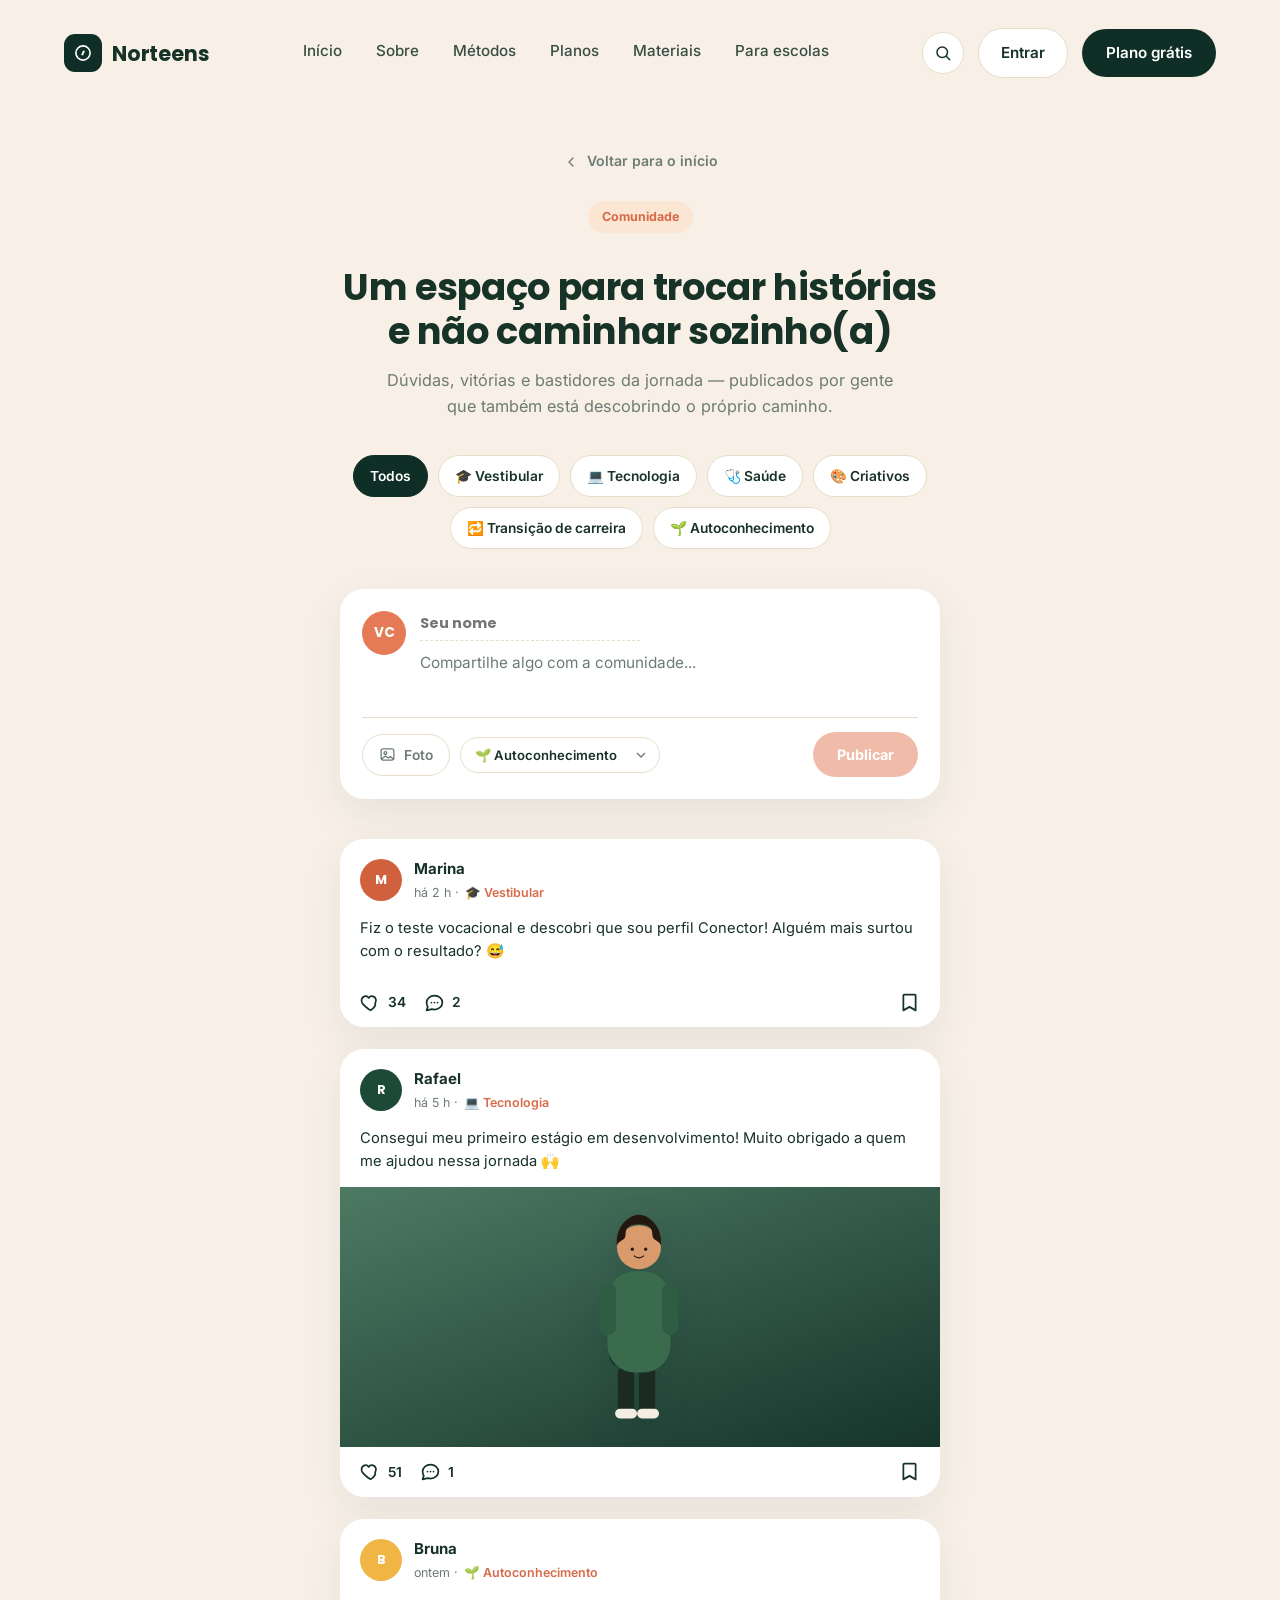
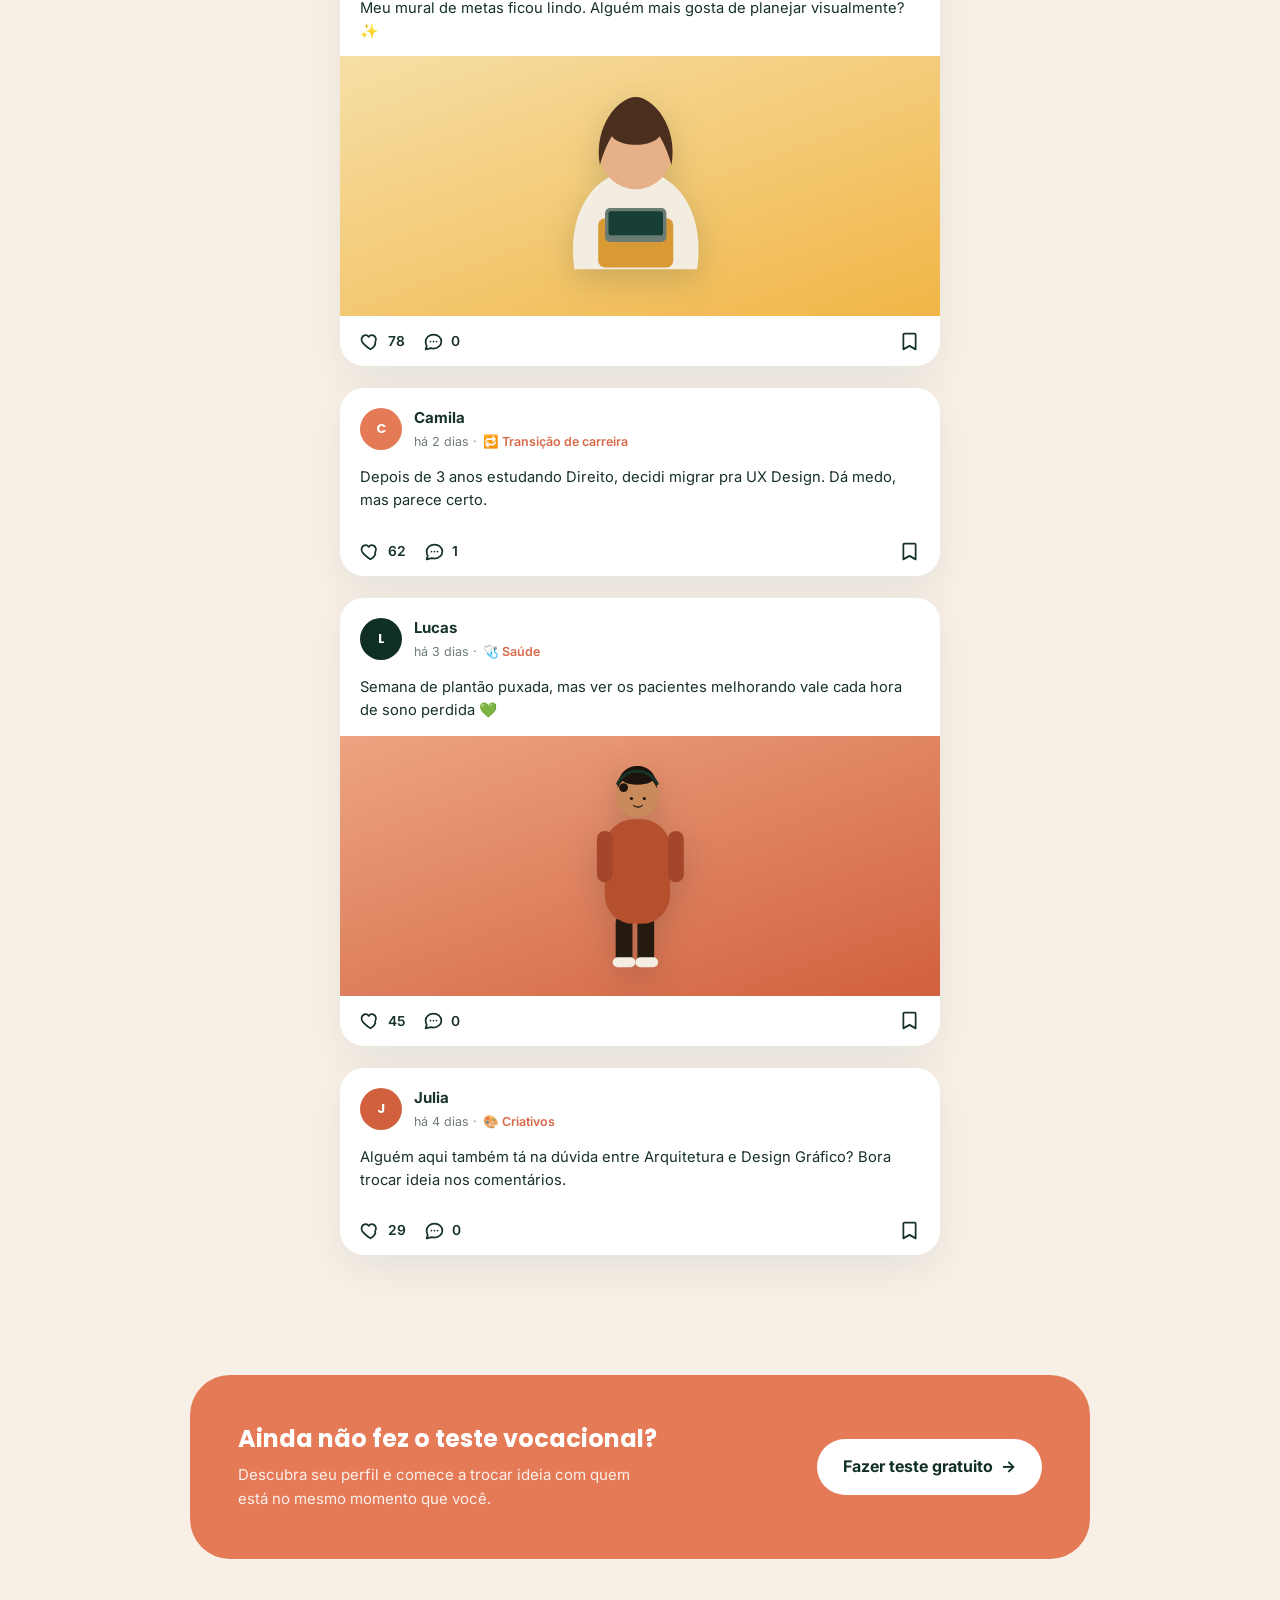
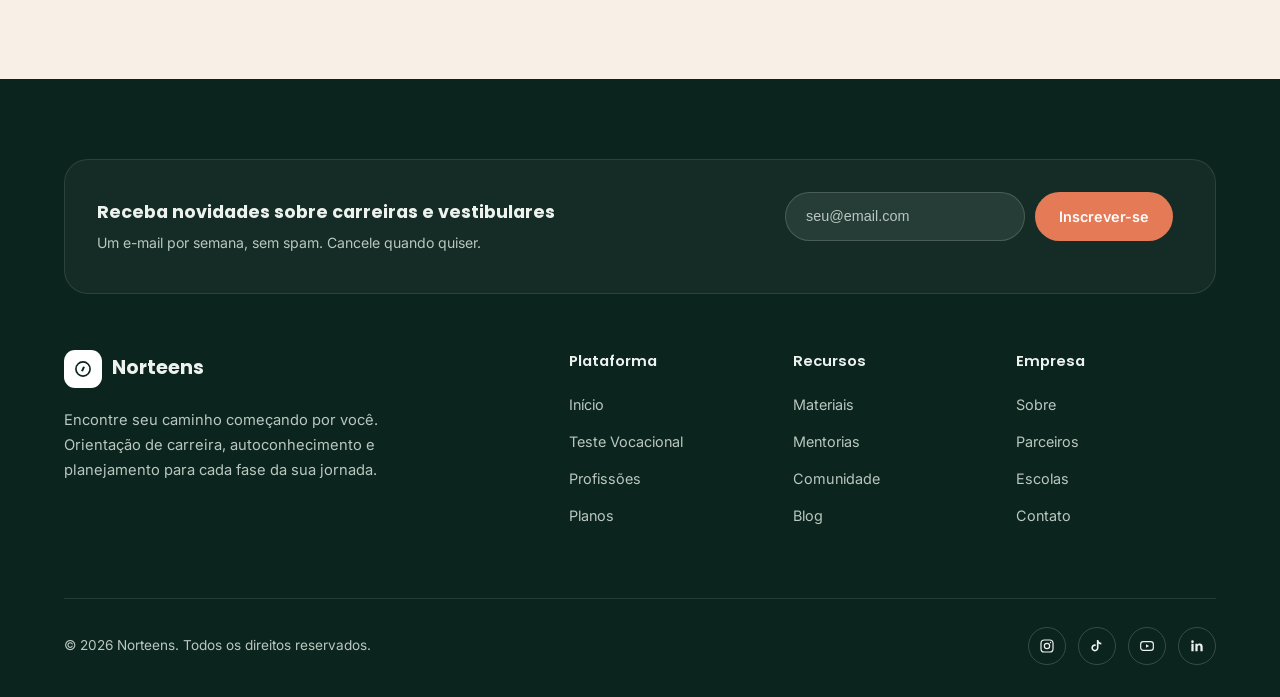
<file: comunidade.html>
<!DOCTYPE html>
<html lang="pt-br">
<head>
  <meta charset="UTF-8">
  <meta name="viewport" content="width=device-width, initial-scale=1.0">
  <title>Comunidade — Norteens</title>
  <link rel="preconnect" href="https://fonts.googleapis.com">
  <link rel="preconnect" href="https://fonts.gstatic.com" crossorigin>
  <link href="https://fonts.googleapis.com/css2?family=Inter:wght@400;500;600;700&amp;family=Poppins:wght@600;700;800&amp;display=swap" rel="stylesheet">
  <link rel="apple-touch-icon" href="img/icon.png">
  <link rel="stylesheet" href="css/style.css">
  <link rel="stylesheet" href="css/comunidade.css">
</head>
<body>

  <!--Header-->
  <header class="header" id="site-header">
    <div class="container">
      <!--Logo-->
      <div class="logo">
        <a href="index.html" aria-label="Norteens — página inicial" style="display:flex;align-items:center;gap:10px;">
          <span class="logo-mark">
            <svg viewBox="0 0 24 24" fill="none" stroke="currentColor" stroke-width="2" stroke-linecap="round" stroke-linejoin="round">
              <circle cx="12" cy="12" r="8.5"/>
              <polygon points="14.3,9.7 12,15 9.7,14.3 12,9" fill="currentColor" stroke="none"/>
            </svg>
          </span>
          <span class="logo-text">Norteens</span>
        </a>
      </div>

      <!--Navegação-->
      <nav class="nav" aria-label="Navegação principal">
        <a href="index.html#inicio">Início</a>
        <a href="index.html#numeros">Sobre</a>
        <a href="index.html#jornada">Métodos</a>
        <a href="index.html#planos">Planos</a>
        <a href="index.html#recursos">Materiais</a>
        <a href="index.html#parceiros">Para escolas</a>
      </nav>

      <div class="header-buttons">
        <button class="icon-btn" type="button" aria-label="Buscar">
          <svg viewBox="0 0 24 24" fill="none" stroke="currentColor" stroke-width="2" stroke-linecap="round" stroke-linejoin="round">
            <circle cx="11" cy="11" r="7"/>
            <line x1="21" y1="21" x2="16.65" y2="16.65"/>
          </svg>
        </button>
        <a href="#" class="btn-login">Entrar</a>
        <a href="index.html#planos" class="btn-entrar">Plano grátis</a>
      </div>
    </div>
  </header>

  <main>

    <!-- HERO -->
    <section class="community-hero">
      <div class="container">
        <a href="index.html#comunidade" class="back-link">
          <svg viewBox="0 0 24 24" fill="none" stroke="currentColor" stroke-width="2" stroke-linecap="round" stroke-linejoin="round"><path d="m15 18-6-6 6-6"/></svg>
          Voltar para o início
        </a>
        <div class="community-hero-top reveal">
          <span class="badge-eyebrow">Comunidade</span>
          <h1>Um espaço para trocar histórias e não caminhar sozinho(a)</h1>
          <p class="lead">Dúvidas, vitórias e bastidores da jornada — publicados por gente que também está descobrindo o próprio caminho.</p>
        </div>
      </div>
    </section>

    <!-- TÓPICOS -->
    <section class="topics">
      <div class="topics-row reveal" id="topics-row">
        <button class="topic-chip is-active" type="button" data-topic="todos">Todos</button>
        <button class="topic-chip" type="button" data-topic="vestibular">🎓 Vestibular</button>
        <button class="topic-chip" type="button" data-topic="tecnologia">💻 Tecnologia</button>
        <button class="topic-chip" type="button" data-topic="saude">🩺 Saúde</button>
        <button class="topic-chip" type="button" data-topic="criativos">🎨 Criativos</button>
        <button class="topic-chip" type="button" data-topic="transicao">🔁 Transição de carreira</button>
        <button class="topic-chip" type="button" data-topic="autoconhecimento">🌱 Autoconhecimento</button>
      </div>
    </section>

    <!-- COMPOSER -->
    <section class="composer-section">
      <div class="composer reveal" id="composer">
        <div class="composer-top">
          <span class="composer-avatar" id="composer-avatar">VC</span>
          <div class="composer-fields">
            <input type="text" class="composer-name" id="composer-name" maxlength="28" placeholder="Seu nome" aria-label="Seu nome">
            <textarea class="composer-text" id="composer-text" rows="2" maxlength="280" placeholder="Compartilhe algo com a comunidade..." aria-label="Escreva seu post"></textarea>
            <div class="composer-preview" id="composer-preview">
              <button type="button" id="composer-preview-remove" aria-label="Remover imagem">
                <svg viewBox="0 0 24 24" fill="none" stroke="currentColor" stroke-width="2.4" stroke-linecap="round"><path d="M6 6l12 12M18 6L6 18"/></svg>
              </button>
            </div>
          </div>
        </div>
        <div class="composer-bar">
          <div class="composer-bar-left">
            <button class="composer-photo-btn" type="button" id="composer-photo-btn">
              <svg viewBox="0 0 24 24" fill="none" stroke="currentColor" stroke-width="1.8" stroke-linecap="round" stroke-linejoin="round"><rect x="3" y="4" width="18" height="16" rx="3"/><circle cx="9" cy="10" r="2"/><path d="M4 18l5-4 4 3 3-2 4 3"/></svg>
              Foto
            </button>
            <select class="composer-topic" id="composer-topic" aria-label="Tópico do post">
              <option value="autoconhecimento">🌱 Autoconhecimento</option>
              <option value="vestibular">🎓 Vestibular</option>
              <option value="tecnologia">💻 Tecnologia</option>
              <option value="saude">🩺 Saúde</option>
              <option value="criativos">🎨 Criativos</option>
              <option value="transicao">🔁 Transição de carreira</option>
            </select>
          </div>
          <button class="composer-publish" type="button" id="composer-publish" disabled>Publicar</button>
        </div>
      </div>
    </section>

    <!-- FEED -->
    <section class="feed-section">
      <div class="feed" id="feed"></div>
    </section>

    <!-- CTA -->
    <section class="community-cta">
      <div class="community-cta-box reveal">
        <div>
          <h2>Ainda não fez o teste vocacional?</h2>
          <p>Descubra seu perfil e comece a trocar ideia com quem está no mesmo momento que você.</p>
        </div>
        <a href="teste.html" class="btn-light">Fazer teste gratuito <span aria-hidden="true">→</span></a>
      </div>
    </section>

  </main>

  <!-- ============ FOOTER ============ -->
  <footer class="footer">
    <div class="container">
      <div class="newsletter reveal">
        <div class="newsletter-text">
          <h4>Receba novidades sobre carreiras e vestibulares</h4>
          <p>Um e-mail por semana, sem spam. Cancele quando quiser.</p>
        </div>
        <form class="newsletter-form" data-newsletter-form>
          <label for="newsletter-email-comunidade" style="position:absolute;width:1px;height:1px;overflow:hidden;clip:rect(0 0 0 0);">E-mail</label>
          <input type="email" id="newsletter-email-comunidade" placeholder="seu@email.com" required>
          <button type="submit">Inscrever-se</button>
          <span class="newsletter-note" data-newsletter-note></span>
        </form>
      </div>

      <div class="footer-top">
        <!-- Descrição -->
        <div class="footer-description">
          <div class="footer-logo">
            <span class="logo-mark">
              <svg viewBox="0 0 24 24" fill="none" stroke="currentColor" stroke-width="2" stroke-linecap="round" stroke-linejoin="round">
                <circle cx="12" cy="12" r="8.5"/>
                <polygon points="14.3,9.7 12,15 9.7,14.3 12,9" fill="currentColor" stroke="none"/>
              </svg>
            </span>
            <span class="footer-logo-text">Norteens</span>
          </div>
          <p>
            Encontre seu caminho começando por você.
            Orientação de carreira, autoconhecimento
            e planejamento para cada fase da sua jornada.
          </p>
        </div>

        <!-- Navegação -->
        <div class="footer-links">
          <div class="footer-column">
            <h5>Plataforma</h5>
            <a href="index.html#inicio">Início</a>
            <a href="teste.html">Teste Vocacional</a>
            <a href="index.html#profissoes">Profissões</a>
            <a href="index.html#planos">Planos</a>
          </div>

          <div class="footer-column">
            <h5>Recursos</h5>
            <a href="index.html#recursos">Materiais</a>
            <a href="index.html#recursos">Mentorias</a>
            <a href="comunidade.html">Comunidade</a>
            <a href="index.html#recursos">Blog</a>
          </div>

          <div class="footer-column">
            <h5>Empresa</h5>
            <a href="index.html#numeros">Sobre</a>
            <a href="index.html#parceiros">Parceiros</a>
            <a href="index.html#parceiros">Escolas</a>
            <a href="index.html#faq">Contato</a>
          </div>
        </div>
      </div>

      <div class="footer-bottom">
        <span>© 2026 Norteens. Todos os direitos reservados.</span>

        <div class="socials">
          <a href="#" aria-label="Instagram">
            <svg viewBox="0 0 24 24" fill="none" stroke="currentColor" stroke-width="1.8" stroke-linecap="round" stroke-linejoin="round">
              <rect x="3" y="3" width="18" height="18" rx="5"/>
              <circle cx="12" cy="12" r="4"/>
              <circle cx="17.3" cy="6.7" r="1" fill="currentColor" stroke="none"/>
            </svg>
          </a>
          <a href="#" aria-label="TikTok">
            <svg viewBox="0 0 24 24" fill="currentColor">
              <path d="M14 3c.3 2.4 1.9 4 4.5 4.2v2.6c-1.6 0-3-.5-4.2-1.4v6.4c0 3-2.4 5.4-5.4 5.4S3.5 17.8 3.5 14.8 5.9 9.4 8.9 9.4c.4 0 .8 0 1.1.1v2.7c-.3-.1-.7-.2-1.1-.2-1.6 0-2.9 1.3-2.9 2.9s1.3 2.9 2.9 2.9 2.9-1.3 2.9-2.9V3H14z"/>
            </svg>
          </a>
          <a href="#" aria-label="YouTube">
            <svg viewBox="0 0 24 24" fill="none" stroke="currentColor" stroke-width="1.8" stroke-linecap="round" stroke-linejoin="round">
              <rect x="2.5" y="5.5" width="19" height="13" rx="4"/>
              <path d="M10.5 9.3v5.4l4.8-2.7-4.8-2.7z" fill="currentColor" stroke="none"/>
            </svg>
          </a>
          <a href="#" aria-label="LinkedIn">
            <svg viewBox="0 0 24 24" fill="currentColor">
              <path d="M6.94 8.5H3.56V20h3.38V8.5zM5.25 3.5a1.96 1.96 0 1 0 0 3.92 1.96 1.96 0 0 0 0-3.92zM20.5 20h-3.37v-5.9c0-1.4-.03-3.2-1.95-3.2-1.96 0-2.26 1.53-2.26 3.1V20H9.55V8.5h3.24v1.57h.05c.45-.85 1.56-1.75 3.2-1.75 3.43 0 4.46 2.26 4.46 5.2V20z"/>
            </svg>
          </a>
        </div>
      </div>
    </div>
  </footer>

  <!-- Botão voltar ao topo -->
  <button class="back-to-top" type="button" id="back-to-top" aria-label="Voltar ao topo">
    <svg viewBox="0 0 24 24" fill="none" stroke="currentColor" stroke-width="2.2" stroke-linecap="round" stroke-linejoin="round"><path d="M12 19V5"/><path d="m5 12 7-7 7 7"/></svg>
  </button>

  <script src="js/main.js"></script>
  <script src="js/comunidade.js"></script>
</body>
</html>
</file>
<file: css/style.css>
/* ========================= Fonts ========================= */
/* Poppins for display/headings, Inter for body text — imported in index.html */

/* ========================= Reset ========================= */
*{
    margin: 0;
    padding: 0;
    box-sizing: border-box;
}
img{
    display: block;
    max-width: 100%;
}
a{
    text-decoration: none;
    color: inherit;
}
button{
    border: none;
    background: none;
    cursor: pointer;
    font: inherit;
}
ul{
    list-style: none;
}
svg{
    display: block;
}

/* ========================= Variáveis ========================= */
:root{
    --bg:#f8f0e6;
    --bg-alt:#efe3d3;
    --white:#ffffff;
    --navy:#173226;
    --green:#1c4a37;
    --green-dark:#0f2e26;
    --green-darker:#0b241d;
    --orange:#e57a57;
    --orange-dark:#d86a4a;
    --yellow:#f1b546;
    --terracotta:#d1603f;
    --text:#173226;
    --text-light:#6d7c74;
    --text-invert:#eef2ee;
    --text-invert-muted:#b9c7bf;
    --border:#e8ddc9;
    --section-space:120px;
    --shadow:0 15px 40px rgba(18,60,84,.08);
    --shadow-lg:0 25px 60px rgba(15,46,38,.14);
    --radius:24px;
    --radius-lg:40px;
    --radius-sm:16px;
}

/* ========================= Body ========================= */
html{
    scroll-behavior: smooth;
}
body{
    font-family: "Inter", sans-serif;
    background: var(--bg);
    color: var(--text);
    line-height: 1.6;
    overflow-x: hidden;
}
h1, h2, h3, h4, h5{
    font-family: "Poppins", sans-serif;
    color: var(--text);
    font-weight: 700;
}
.container{
    width: 100%;
    max-width: 1200px;
    margin: 0 auto;
    padding: 0 24px;
}
.text-orange{
    color: var(--orange);
}
a:focus-visible,
button:focus-visible{
    outline: 2px solid var(--green);
    outline-offset: 3px;
    border-radius: 6px;
}

@media (prefers-reduced-motion: reduce){
    *{
        animation-duration: 0.01ms !important;
        animation-iteration-count: 1 !important;
        transition-duration: 0.01ms !important;
        scroll-behavior: auto !important;
    }
}

/* ========================= Header ========================= */
.header{
    padding: 28px 0;
    position: sticky;
    top: 0;
    z-index: 100;
    background: var(--bg);
    transition: padding .3s ease, background .3s ease, box-shadow .3s ease;
}
.header.is-scrolled{
    padding: 16px 0;
    background: rgba(248,240,230,.86);
    backdrop-filter: blur(10px);
    -webkit-backdrop-filter: blur(10px);
    box-shadow: 0 8px 30px rgba(15,46,38,.08);
}
.header .container{
    display: flex;
    align-items: center;
    justify-content: space-between;
    gap: 24px;
}

/* Logo */
.logo{
    display: flex;
    align-items: center;
    gap: 10px;
}
.logo-mark{
    width: 38px;
    height: 38px;
    border-radius: 11px;
    background: var(--green-dark);
    display: flex;
    align-items: center;
    justify-content: center;
    flex-shrink: 0;
}
.logo-mark svg{
    width: 20px;
    height: 20px;
    color: #ffffff;
}
.logo-text{
    font-family: "Poppins", sans-serif;
    font-size: 1.3rem;
    font-weight: 700;
    color: var(--navy);
    letter-spacing: -0.01em;
}

/* Nav */
.nav{
    display: flex;
    align-items: center;
    gap: 34px;
}
.nav a{
    position: relative;
    font-size: 0.95rem;
    font-weight: 500;
    color: var(--navy);
    opacity: 0.85;
    padding-bottom: 4px;
    transition: opacity .25s ease, color .25s ease;
}
.nav a::after{
    content: "";
    position: absolute;
    left: 0;
    bottom: 0;
    width: 0;
    height: 2px;
    background: var(--orange);
    border-radius: 2px;
    transition: width .25s ease;
}
.nav a:hover{
    opacity: 1;
    color: var(--orange-dark);
}
.nav a.is-active{
    opacity: 1;
    color: var(--navy);
}
.nav a.is-active::after{
    width: 100%;
}

/* Header actions */
.header-buttons{
    display: flex;
    align-items: center;
    gap: 14px;
}
.icon-btn{
    width: 42px;
    height: 42px;
    border-radius: 50%;
    display: flex;
    align-items: center;
    justify-content: center;
    color: var(--navy);
    border: 1px solid var(--border);
    background: var(--white);
    transition: background .25s ease, transform .2s ease;
}
.icon-btn svg{
    width: 18px;
    height: 18px;
}
.icon-btn:hover{
    background: var(--bg-alt);
    transform: translateY(-1px);
}
.btn-login{
    color: var(--navy);
    font-weight: 600;
    font-size: 0.95rem;
    padding: 12px 22px;
    border-radius: 999px;
    border: 1px solid var(--border);
    background: var(--white);
    transition: background .25s ease, transform .2s ease;
}
.btn-login:hover{
    background: var(--bg-alt);
    transform: translateY(-1px);
}
.btn-entrar{
    background: var(--green-dark);
    color: var(--white);
    padding: 12px 24px;
    border-radius: 999px;
    font-weight: 600;
    font-size: 0.95rem;
    transition: background .25s ease, transform .2s ease;
}
.btn-entrar:hover{
    background: var(--green-darker);
    transform: translateY(-1px);
}

/* ========================= Hero ========================= */
.hero{
    padding: 32px 0 var(--section-space);
    position: relative;
}
.hero .container{
    display: grid;
    grid-template-columns: 1fr 1fr;
    align-items: center;
    gap: 60px;
    min-height: 640px;
}
.hero h1{
    font-size: 3.4rem;
    line-height: 1.05;
    letter-spacing: -0.01em;
}
.hero h2{
    font-size: 3.4rem;
    line-height: 1.05;
    letter-spacing: -0.01em;
    margin-bottom: 26px;
}
.hero-description{
    max-width: 480px;
    color: var(--text-light);
    font-size: 1.08rem;
    margin-bottom: 34px;
}
.hero-buttons{
    display: flex;
    align-items: center;
    gap: 16px;
    margin-bottom: 40px;
    flex-wrap: wrap;
}
.btn-simular{
    padding: 16px 28px;
    border-radius: 999px;
    font-weight: 600;
    display: inline-flex;
    align-items: center;
    gap: 8px;
    font-size: 0.98rem;
    transition: transform .2s ease, box-shadow .2s ease, background .25s ease;
}
.hero-buttons a:first-child,
.btn-primary{
    background: var(--green-dark);
    color: var(--white);
    box-shadow: 0 12px 24px rgba(15,46,38,.22);
}
.hero-buttons a:first-child:hover,
.btn-primary:hover{
    background: var(--green-darker);
    transform: translateY(-2px);
}
.hero-buttons a:last-child{
    border: 1px solid var(--border);
    background: var(--white);
    color: var(--navy);
}
.hero-buttons a:last-child:hover{
    background: var(--bg-alt);
    transform: translateY(-2px);
}

/* Usuarios */
.hero-usuarios{
    display: flex;
    align-items: center;
    gap: 16px;
}
.usuario-img{
    display: flex;
    flex-shrink: 0;
}
.usuario-img img,
.usuario-img span{
    width: 42px;
    height: 42px;
    border-radius: 50%;
    border: 3px solid var(--bg);
    margin-left: -12px;
    box-shadow: 0 2px 6px rgba(15,46,38,.12);
}
.usuario-img span{
    display: flex;
    align-items: center;
    justify-content: center;
    font-size: 0.8rem;
    font-weight: 700;
    color: var(--white);
}
.usuario-img img:first-child,
.usuario-img span:first-child{
    margin-left: 0;
}
.usuario-texto p{
    font-size: 0.92rem;
    color: var(--text);
    font-weight: 500;
    line-height: 1.4;
}
.usuario-texto .icon-heart{
    width: 14px;
    height: 14px;
    display: inline-block;
    vertical-align: -1px;
    color: var(--orange);
}

/* Hero visual */
.hero-visual{
    position: relative;
    height: 580px;
}
.hero-background{
    position: absolute;
    width: 480px;
    height: 480px;
    border-radius: 50%;
    background: var(--green-dark);
    left: 52%;
    top: 54%;
    transform: translate(-50%, -50%);
}
.hero-image{
    position: absolute;
    bottom: -10px;
    left: 50%;
    transform: translateX(-50%);
    width: 105%;
    max-width: 480px;
    z-index: 2;
}
.hero-bubble{
    position: absolute;
    top: 54px;
    right: -6px;
    background: var(--white);
    padding: 18px 20px;
    border-radius: 20px;
    border-bottom-right-radius: 4px;
    box-shadow: var(--shadow);
    z-index: 3;
    max-width: 210px;
}
.hero-bubble p{
    font-size: 0.9rem;
    font-weight: 600;
    color: var(--navy);
    line-height: 1.4;
}
.hero-decoration{
    position: absolute;
    border-radius: 50%;
    z-index: 1;
}
.dot-yellow{
    width: 26px;
    height: 26px;
    background: var(--yellow);
    top: 18px;
    left: 42%;
}
.dot-green{
    width: 16px;
    height: 16px;
    background: var(--green);
    bottom: 90px;
    left: 6%;
}
.hero-arc{
    position: absolute;
    top: 6px;
    left: 30%;
    width: 90px;
    height: 90px;
    z-index: 1;
    color: var(--orange);
}
.hero-heart{
    position: absolute;
    top: 130px;
    right: -18px;
    width: 20px;
    height: 20px;
    color: var(--orange);
    z-index: 3;
}

/* ========================= Grouped section (Jornada + Benefícios) ========================= */
.grouped-section{
    background: var(--bg-alt);
    border-radius: var(--radius-lg);
    margin: 0 24px;
    padding: 72px 0;
}
.grouped-section .features{
    margin-top: 96px;
}

/* Section title */
.section-title{
    text-align: center;
    margin-bottom: 44px;
}
.section-title h3{
    font-size: 2rem;
    letter-spacing: -0.01em;
}

/* Journey */
.journey-cards{
    display: grid;
    grid-template-columns: 1fr auto 1fr auto 1fr;
    gap: 0;
    align-items: start;
    position: relative;
}
.journey-card{
    background: var(--white);
    border-radius: var(--radius);
    padding: 32px 26px;
    box-shadow: var(--shadow);
    position: relative;
    display: flex;
    flex-direction: column;
    gap: 18px;
    z-index: 2;
}
.journey-card:nth-of-type(2){
    margin-top: -16px;
}
.journey-connector{
    position: relative;
    height: 0;
    align-self: start;
    margin-top: 58px;
    z-index: 1;
    padding: 0 6px;
}
.journey-connector svg{
    width: 60px;
    height: 12px;
    color: var(--border);
}
.journey-icon{
    width: 52px;
    height: 52px;
    border-radius: 50%;
    display: flex;
    align-items: center;
    justify-content: center;
    flex-shrink: 0;
}
.journey-icon svg{
    width: 24px;
    height: 24px;
    color: var(--white);
}
.journey-icon.green{ background: var(--green-dark); }
.journey-icon.yellow{ background: var(--yellow); }
.journey-icon.orange{ background: var(--terracotta); }

.journey-content h4{
    font-size: 1.05rem;
    margin-bottom: 8px;
}
.journey-content p{
    font-size: 0.92rem;
    color: var(--text-light);
    line-height: 1.55;
}
.journey-arrow{
    position: absolute;
    right: 30px;
    bottom: -30px;
    width: 30px;
    height: 30px;
    color: var(--orange);
    z-index: 3;
}

/* Features */
.features .container{
    display: grid;
    grid-template-columns: 1.05fr 0.95fr;
    gap: 60px;
    align-items: center;
}
.features-left h3{
    font-size: 2rem;
    max-width: 420px;
    margin-bottom: 36px;
    letter-spacing: -0.01em;
}
.features-cards{
    display: grid;
    grid-template-columns: repeat(2, 1fr);
    gap: 28px 24px;
}
.features-cards-item{
    display: flex;
    align-items: flex-start;
    gap: 14px;
}
.feature-icon{
    width: 44px;
    height: 44px;
    border-radius: 12px;
    display: flex;
    align-items: center;
    justify-content: center;
    flex-shrink: 0;
}
.feature-icon svg{
    width: 20px;
    height: 20px;
}
.features-cards-item:nth-child(1) .feature-icon{ background: #dcebe0; color: var(--green-dark); }
.features-cards-item:nth-child(2) .feature-icon{ background: #fbe6d3; color: var(--orange-dark); }
.features-cards-item:nth-child(3) .feature-icon{ background: #f7dbd1; color: var(--terracotta); }
.features-cards-item:nth-child(4) .feature-icon{ background: #e4ecd8; color: var(--green); }

.feature-content h5{
    font-size: 0.98rem;
    margin-bottom: 4px;
}
.feature-content p{
    font-size: 0.88rem;
    color: var(--text-light);
    line-height: 1.5;
}
.features-right{
    position: relative;
}
.features-right-visual{
    position: relative;
    border-radius: var(--radius);
    overflow: visible;
}
.features-right-bg{
    position: absolute;
    inset: 8%;
    background: var(--green-dark);
    border-radius: var(--radius);
    z-index: 0;
}
.features-right svg{
    position: relative;
    z-index: 1;
    width: 100%;
    height: auto;
}

/* ========================= Depoimentos ========================= */
.testimonials{
    padding: var(--section-space) 24px;
}
.testimonials .container{
    background: var(--green-darker);
    border-radius: var(--radius-lg);
    padding: 80px 40px;
    position: relative;
    overflow: hidden;
    text-align: center;
    max-width: 1200px;
}
.testimonials .badge{
    display: inline-block;
    position: relative;
    z-index: 2;
    background: rgba(255,255,255,.08);
    color: var(--text-invert-muted);
    font-size: 0.82rem;
    font-weight: 600;
    padding: 8px 18px;
    border-radius: 999px;
    margin-bottom: 34px;
    border: 1px solid rgba(255,255,255,.12);
}
.testimonials h3{
    color: var(--text-invert);
    font-family: "Poppins", sans-serif;
    font-weight: 600;
    font-size: 1.6rem;
    line-height: 1.5;
    max-width: 760px;
    margin: 0 auto 48px;
    position: relative;
    z-index: 2;
}
.testimonial-main{
    position: relative;
    z-index: 2;
}
.testimonial-main img,
.testimonial-main .avatar-fallback{
    width: 68px;
    height: 68px;
    border-radius: 50%;
    margin: 0 auto 16px;
    border: 3px solid rgba(255,255,255,.2);
    object-fit: cover;
}
.testimonial-main h4{
    color: var(--text-invert);
    font-size: 1.02rem;
    margin-bottom: 4px;
}
.testimonial-main p{
    color: var(--text-invert-muted);
    font-size: 0.88rem;
}
.testimonial-avatars{
    position: absolute;
    inset: 0;
    z-index: 1;
}
.testimonial-avatars .float-avatar{
    position: absolute;
    width: 48px;
    height: 48px;
    border-radius: 50%;
    border: 3px solid rgba(255,255,255,.15);
    display: flex;
    align-items: center;
    justify-content: center;
    font-family: "Poppins", sans-serif;
    font-weight: 700;
    font-size: 0.85rem;
    color: var(--white);
}
.float-avatar.a1{ top: 22%; left: 8%; background: var(--terracotta); }
.float-avatar.a2{ top: 62%; left: 14%; background: var(--yellow); width: 40px; height: 40px; }
.float-avatar.a3{ top: 14%; right: 10%; background: var(--green); }
.float-avatar.a4{ top: 58%; right: 12%; background: var(--orange); width: 40px; height: 40px; }
.testimonial-dot{
    position: absolute;
    width: 7px;
    height: 7px;
    border-radius: 50%;
    background: rgba(255,255,255,.35);
}
.testimonial-dot.d1{ top: 12%; left: 42%; }
.testimonial-dot.d2{ bottom: 14%; left: 20%; }
.testimonial-dot.d3{ bottom: 18%; right: 22%; }

/* ========================= CTA ========================= */
.cta{
    padding: 0 24px var(--section-space);
}
.cta .container{
    background: var(--orange);
    border-radius: var(--radius-lg);
    padding: 0;
    display: grid;
    grid-template-columns: 0.85fr 1.4fr 1.1fr;
    align-items: center;
    gap: 24px;
    overflow: hidden;
    max-width: 1200px;
}
.cta-image{
    height: 100%;
    display: flex;
    align-items: flex-end;
    justify-content: center;
}
.cta-image svg{
    width: 100%;
    max-width: 220px;
    display: block;
}
.cta-text{
    padding: 56px 0;
}
.cta-text h2{
    color: var(--white);
    font-size: 1.9rem;
    line-height: 1.2;
    margin-bottom: 12px;
    letter-spacing: -0.01em;
}
.cta-text p{
    color: rgba(255,255,255,.88);
    font-size: 0.98rem;
    max-width: 320px;
}
.cta-action{
    display: flex;
    flex-direction: column;
    align-items: flex-start;
    gap: 20px;
    padding: 40px 40px 40px 0;
}
.btn-primary{
    display: inline-flex;
    align-items: center;
    gap: 8px;
    background: var(--white);
    color: var(--green-dark);
    box-shadow: none;
    padding: 16px 26px;
    border-radius: 999px;
    font-weight: 700;
    white-space: nowrap;
}
.btn-primary:hover{
    background: var(--green-darker);
    color: var(--white);
}
.cta-users{
    display: flex;
    align-items: center;
    gap: 14px;
}
.cta-users .user-images{
    display: flex;
}
.cta-users .user-images img,
.cta-users .user-images span{
    width: 34px;
    height: 34px;
    border-radius: 50%;
    border: 2.5px solid var(--orange);
    margin-left: -10px;
}
.cta-users .user-images span{
    display: flex;
    align-items: center;
    justify-content: center;
    background: var(--green-dark);
    color: var(--white);
    font-size: 0.7rem;
    font-weight: 700;
}
.cta-users .user-images img:first-child,
.cta-users .user-images span:first-child{
    margin-left: 0;
}
.cta-users-label{
    font-size: 0.85rem;
    color: var(--white);
    font-weight: 600;
    margin-left: 8px;
    background: none;
    border: none;
    width: auto;
    height: auto;
    border-radius: 0;
}

/* ========================= Footer ========================= */
.footer{
    background: var(--green-darker);
    padding: 80px 24px 32px;
    color: var(--text-invert-muted);
}
.footer .container{
    max-width: 1200px;
}
.footer-top{
    display: grid;
    grid-template-columns: 1.1fr 1.6fr;
    gap: 60px;
    padding-bottom: 56px;
}
.footer-logo{
    display: flex;
    align-items: center;
    gap: 10px;
    margin-bottom: 20px;
}
.footer-logo .logo-mark{
    background: var(--white);
}
.footer-logo .logo-mark svg{
    color: var(--green-darker);
}
.footer-logo-text{
    font-family: "Poppins", sans-serif;
    font-size: 1.2rem;
    font-weight: 700;
    color: var(--text-invert);
}
.footer-description p{
    font-size: 0.92rem;
    line-height: 1.7;
    max-width: 320px;
}
.footer-links{
    display: grid;
    grid-template-columns: repeat(3, 1fr);
    gap: 24px;
}
.footer-column h5{
    color: var(--text-invert);
    font-size: 0.92rem;
    font-weight: 600;
    margin-bottom: 20px;
}
.footer-column a{
    display: block;
    font-size: 0.9rem;
    color: var(--text-invert-muted);
    margin-bottom: 14px;
    transition: color .2s ease;
}
.footer-column a:hover{
    color: var(--white);
}
.footer-bottom{
    display: flex;
    align-items: center;
    justify-content: space-between;
    padding-top: 28px;
    border-top: 1px solid rgba(255,255,255,.1);
    flex-wrap: wrap;
    gap: 16px;
}
.footer-bottom span{
    font-size: 0.85rem;
}
.socials{
    display: flex;
    gap: 12px;
}
.socials a{
    width: 38px;
    height: 38px;
    border-radius: 50%;
    border: 1px solid rgba(255,255,255,.18);
    display: flex;
    align-items: center;
    justify-content: center;
    transition: background .25s ease, border-color .25s ease;
}
.socials a:hover{
    background: rgba(255,255,255,.1);
    border-color: rgba(255,255,255,.3);
}
.socials svg{
    width: 16px;
    height: 16px;
    color: var(--text-invert);
}

/* ========================= Scroll reveal & motion ========================= */
[id]{
    scroll-margin-top: 100px;
}
.reveal{
    opacity: 0;
    transform: translateY(28px);
    transition: opacity .7s cubic-bezier(.16,.8,.24,1), transform .7s cubic-bezier(.16,.8,.24,1);
}
.reveal.in-view{
    opacity: 1;
    transform: none;
}
.reveal-stagger > *{
    opacity: 0;
    transform: translateY(24px);
    transition: opacity .6s ease, transform .6s ease;
}
.reveal-stagger.in-view > *{
    opacity: 1;
    transform: none;
}
.reveal-stagger.in-view > *:nth-child(1){ transition-delay: .04s; }
.reveal-stagger.in-view > *:nth-child(2){ transition-delay: .12s; }
.reveal-stagger.in-view > *:nth-child(3){ transition-delay: .20s; }
.reveal-stagger.in-view > *:nth-child(4){ transition-delay: .28s; }
.reveal-stagger.in-view > *:nth-child(5){ transition-delay: .36s; }
.reveal-stagger.in-view > *:nth-child(6){ transition-delay: .44s; }
.reveal-stagger.in-view > *:nth-child(7){ transition-delay: .52s; }
.reveal-stagger.in-view > *:nth-child(8){ transition-delay: .60s; }
.reveal-stagger.in-view > *:nth-child(9){ transition-delay: .68s; }
.reveal-stagger.in-view > *:nth-child(10){ transition-delay: .76s; }

@media (prefers-reduced-motion: reduce){
    .reveal, .reveal-stagger > *{
        opacity: 1 !important;
        transform: none !important;
        transition: none !important;
    }
}

/* ========================= Scroll cue (hero) ========================= */
.scroll-cue{
    position: absolute;
    left: 50%;
    bottom: -54px;
    transform: translateX(-50%);
    display: flex;
    flex-direction: column;
    align-items: center;
    gap: 6px;
    color: var(--text-light);
    font-size: 0.72rem;
    letter-spacing: .06em;
    text-transform: uppercase;
    opacity: .7;
}
.scroll-cue svg{
    width: 16px;
    height: 16px;
    animation: scrollBounce 1.8s ease-in-out infinite;
}
@keyframes scrollBounce{
    0%, 100%{ transform: translateY(0); opacity: .5; }
    50%{ transform: translateY(6px); opacity: 1; }
}

/* ========================= Trust bar (parceiros) ========================= */
.trust-bar{
    padding: 8px 24px 64px;
}
.trust-bar .container{
    text-align: center;
}
.trust-bar p{
    font-size: 0.82rem;
    font-weight: 600;
    letter-spacing: .04em;
    text-transform: uppercase;
    color: var(--text-light);
    margin-bottom: 28px;
}
.trust-logos{
    display: flex;
    align-items: center;
    justify-content: center;
    flex-wrap: wrap;
    gap: 48px;
}
.trust-logos span{
    font-family: "Poppins", sans-serif;
    font-weight: 700;
    font-size: 1.15rem;
    color: var(--navy);
    opacity: .35;
    transition: opacity .25s ease;
}
.trust-logos span:hover{
    opacity: .7;
}

/* ========================= Estatísticas (números) ========================= */
.stats{
    padding: 0 24px 100px;
}
.stats .container{
    background: var(--green-darker);
    border-radius: var(--radius-lg);
    padding: 56px 40px;
    display: grid;
    grid-template-columns: repeat(4, 1fr);
    gap: 24px;
    position: relative;
    overflow: hidden;
}
.stats .container::before{
    content: "";
    position: absolute;
    inset: 0;
    background:
        radial-gradient(circle at 10% 20%, rgba(241,181,70,.10), transparent 40%),
        radial-gradient(circle at 90% 80%, rgba(229,122,87,.10), transparent 40%);
    pointer-events: none;
}
.stat-item{
    text-align: center;
    position: relative;
    z-index: 1;
    border-right: 1px solid rgba(255,255,255,.1);
}
.stat-item:last-child{
    border-right: none;
}
.stat-number{
    font-family: "Poppins", sans-serif;
    font-size: 2.6rem;
    font-weight: 700;
    color: var(--white);
    line-height: 1;
    margin-bottom: 10px;
}
.stat-number .suffix{
    color: var(--yellow);
}
.stat-item p{
    font-size: 0.86rem;
    color: var(--text-invert-muted);
}

/* ========================= Progress line (jornada) ========================= */
.journey-connector svg line{
    stroke-dashoffset: 60;
    transition: stroke-dashoffset 1.1s ease;
}
.journey-cards.in-view .journey-connector svg line{
    stroke-dashoffset: 0;
}

/* ========================= Comunidade ========================= */
.community{
    padding: var(--section-space) 24px;
}
.community .container{
    display: grid;
    grid-template-columns: 0.95fr 1.05fr;
    gap: 56px;
    align-items: center;
}
.badge-eyebrow{
    display: inline-block;
    background: #fbe6d3;
    color: var(--orange-dark);
    font-size: 0.78rem;
    font-weight: 700;
    padding: 6px 14px;
    border-radius: 999px;
    margin-bottom: 18px;
}
.back-link{
    display: inline-flex;
    align-items: center;
    gap: 8px;
    font-size: 0.88rem;
    font-weight: 600;
    color: var(--text-light);
    margin-bottom: 28px;
    transition: color .2s ease, transform .2s ease;
}
.back-link svg{
    width: 16px;
    height: 16px;
    transition: transform .2s ease;
}
.back-link:hover{
    color: var(--navy);
}
.back-link:hover svg{
    transform: translateX(-3px);
}
.community-intro h3{
    font-size: 1.9rem;
    margin-bottom: 16px;
    line-height: 1.2;
}
.community-intro p{
    color: var(--text-light);
    font-size: 0.98rem;
    margin-bottom: 24px;
    max-width: 400px;
}
.community-meta{
    display: flex;
    gap: 24px;
    flex-wrap: wrap;
}
.community-meta div{
    display: flex;
    align-items: center;
    gap: 8px;
    font-size: 0.85rem;
    color: var(--text-light);
    font-weight: 600;
}
.community-meta svg{
    width: 18px;
    height: 18px;
    color: var(--green);
    flex-shrink: 0;
}

/* Pilha de posts */
.community-stack-wrap{
    display: flex;
    flex-direction: column;
    align-items: center;
    gap: 18px;
}
.community-stack{
    position: relative;
    width: 100%;
    max-width: 320px;
    height: 440px;
}
.community-card{
    --stack-pos: 0;
    position: absolute;
    inset: 0;
    background: var(--white);
    border-radius: var(--radius);
    box-shadow: var(--shadow-lg);
    overflow: hidden;
    display: flex;
    flex-direction: column;
    transform:
        translateY(calc(var(--stack-pos) * 16px))
        translateX(calc(var(--stack-pos) * 12px))
        scale(calc(1 - var(--stack-pos) * 0.055));
    opacity: max(0, calc(1 - var(--stack-pos) * 0.4));
    z-index: calc(20 - var(--stack-pos));
    transition: transform .5s cubic-bezier(.16,.8,.24,1), opacity .5s ease;
    touch-action: none;
    user-select: none;
    cursor: default;
}
.community-card.is-active{
    cursor: grab;
}
.community-card.is-dragging{
    cursor: grabbing;
    transition: none;
}
.community-card-header{
    display: flex;
    align-items: center;
    gap: 12px;
    padding: 18px 20px;
    flex-shrink: 0;
}
.community-avatar{
    width: 38px;
    height: 38px;
    border-radius: 50%;
    display: flex;
    align-items: center;
    justify-content: center;
    font-family: "Poppins", sans-serif;
    font-weight: 700;
    font-size: 0.8rem;
    color: var(--white);
    flex-shrink: 0;
}
.community-name{
    font-weight: 700;
    font-size: 1rem;
    color: var(--navy);
}
.community-card-media{
    position: relative;
    flex: 1;
    display: flex;
    align-items: center;
    justify-content: center;
    overflow: hidden;
}
.community-card-media.media-yellow{ background: linear-gradient(160deg, #f6dfa6, #f1b546); }
.community-card-media.media-green{ background: linear-gradient(160deg, #4d7a63, #16342b); }
.community-card-media.media-orange{ background: linear-gradient(160deg, #eda480, #d1603f); }
.community-card-media svg{
    width: auto;
    height: auto;
    max-width: 78%;
    max-height: 82%;
    filter: drop-shadow(0 10px 16px rgba(15,46,38,.18));
}
.community-caption{
    padding: 14px 20px 2px;
    font-size: 0.85rem;
    color: var(--text-light);
    line-height: 1.5;
    flex-shrink: 0;
}
.community-card-footer{
    display: flex;
    align-items: center;
    gap: 16px;
    padding: 14px 20px 18px;
    flex-shrink: 0;
}
.community-icon-btn{
    display: flex;
    align-items: center;
    justify-content: center;
    color: var(--navy);
    transition: transform .15s ease, color .2s ease;
}
.community-icon-btn:hover{
    transform: scale(1.12);
}
.community-icon-btn svg{
    width: 22px;
    height: 22px;
}
.community-icon-btn[data-bookmark-btn]{
    margin-left: auto;
}
.community-icon-btn.is-liked{
    color: var(--orange);
}
.community-icon-btn.is-liked svg{
    fill: var(--orange);
}
.community-icon-btn.is-saved{
    color: var(--green-dark);
}
.community-icon-btn.is-saved svg{
    fill: var(--green-dark);
}
.community-hint{
    display: inline-flex;
    align-items: center;
    gap: 8px;
    background: none;
    border: none;
    color: var(--text-light);
    font-size: 0.85rem;
    font-weight: 600;
    transition: color .2s ease;
}
.community-hint:hover{
    color: var(--navy);
}
.community-hint svg{
    width: 16px;
    height: 16px;
    color: var(--orange);
    animation: communityHintArrow 1.6s ease-in-out infinite;
}
@keyframes communityHintArrow{
    0%, 100%{ transform: translateY(0); }
    50%{ transform: translateY(5px); }
}
.community-full-link{
    display: inline-flex;
    align-items: center;
    gap: 6px;
    font-size: 0.9rem;
    font-weight: 700;
    color: var(--navy);
    padding-bottom: 2px;
    border-bottom: 1.5px solid var(--navy);
    transition: color .2s ease, border-color .2s ease;
}
.community-full-link:hover{
    color: var(--orange-dark);
    border-color: var(--orange-dark);
}

/* ========================= Comparação (antes / depois) ========================= */
.compare{
    padding: 0 24px var(--section-space);
}
.compare .section-title{
    margin-bottom: 56px;
}
.compare-grid{
    display: grid;
    grid-template-columns: 1fr 1fr;
    gap: 28px;
    max-width: 1200px;
    margin: 0 auto;
}
.compare-card{
    border-radius: var(--radius);
    padding: 40px 36px;
}
.compare-card.before{
    background: var(--white);
    border: 1.5px dashed var(--border);
}
.compare-card.after{
    background: var(--green-darker);
    box-shadow: var(--shadow-lg);
}
.compare-label{
    display: inline-flex;
    align-items: center;
    gap: 8px;
    font-size: 0.78rem;
    font-weight: 700;
    letter-spacing: .04em;
    text-transform: uppercase;
    padding: 6px 14px;
    border-radius: 999px;
    margin-bottom: 24px;
}
.compare-card.before .compare-label{
    background: #f3ece0;
    color: var(--text-light);
}
.compare-card.after .compare-label{
    background: rgba(241,181,70,.16);
    color: var(--yellow);
}
.compare-card h4{
    font-size: 1.3rem;
    margin-bottom: 20px;
}
.compare-card.after h4{
    color: var(--white);
}
.compare-list{
    display: flex;
    flex-direction: column;
    gap: 16px;
}
.compare-list li{
    display: flex;
    align-items: flex-start;
    gap: 12px;
    font-size: 0.95rem;
    line-height: 1.5;
}
.compare-card.before li{
    color: var(--text-light);
}
.compare-card.after li{
    color: var(--text-invert-muted);
}
.compare-list svg{
    width: 20px;
    height: 20px;
    flex-shrink: 0;
    margin-top: 1px;
}
.compare-card.before svg{
    color: #c9beae;
}
.compare-card.after svg{
    color: var(--yellow);
}

/* ========================= Guia de carreiras ========================= */
.careers{
    padding: 0 24px var(--section-space);
}
.careers-header{
    text-align: center;
    margin-bottom: 40px;
}
.career-filters{
    display: flex;
    align-items: center;
    justify-content: center;
    flex-wrap: wrap;
    gap: 10px;
    margin-bottom: 40px;
}
.career-filter{
    background: var(--white);
    border: 1.5px solid var(--border);
    color: var(--navy);
    padding: 10px 20px;
    border-radius: 999px;
    font-size: 0.88rem;
    font-weight: 600;
    transition: all .2s ease;
}
.career-filter:hover{
    border-color: var(--orange);
}
.career-filter.is-active{
    background: var(--green-dark);
    border-color: var(--green-dark);
    color: var(--white);
}
.career-grid{
    max-width: 1200px;
    margin: 0 auto;
    display: grid;
    grid-template-columns: repeat(4, 1fr);
    gap: 20px;
}
.career-card{
    display: block;
    background: var(--white);
    border-radius: var(--radius);
    padding: 26px 22px;
    box-shadow: var(--shadow);
    transition: transform .35s ease, opacity .35s ease, box-shadow .35s ease;
}
.career-card:hover{
    transform: translateY(-6px);
    box-shadow: var(--shadow-lg);
}
.career-card.is-hidden{
    display: none;
}
.career-tag{
    display: inline-block;
    font-size: 0.72rem;
    font-weight: 700;
    text-transform: uppercase;
    letter-spacing: .03em;
    padding: 4px 10px;
    border-radius: 999px;
    margin-bottom: 14px;
}
.career-tag.exatas{ background:#dcebe0; color:var(--green-dark); }
.career-tag.saude{ background:#f7dbd1; color:var(--terracotta); }
.career-tag.humanas{ background:#fbe9c6; color:#946c1a; }
.career-tag.criativas{ background:#fbe6d3; color:var(--orange-dark); }
.career-tag.negocios{ background:#e4ecd8; color:var(--green); }
.career-card h5{
    font-size: 1rem;
    margin-bottom: 8px;
}
.career-card p{
    font-size: 0.86rem;
    color: var(--text-light);
    line-height: 1.5;
}

/* ========================= Depoimentos (carrossel) ========================= */
.testimonials .carousel-track{
    position: relative;
    z-index: 2;
    overflow: hidden;
}
.testimonials .carousel-slides{
    display: flex;
    transition: transform .55s cubic-bezier(.16,.8,.24,1);
}
.testimonial-slide{
    flex: 0 0 100%;
    max-width: 100%;
}
.carousel-nav{
    position: relative;
    z-index: 3;
    display: flex;
    align-items: center;
    justify-content: center;
    gap: 20px;
    margin-top: 40px;
}
.carousel-arrow{
    width: 40px;
    height: 40px;
    border-radius: 50%;
    border: 1px solid rgba(255,255,255,.18);
    display: flex;
    align-items: center;
    justify-content: center;
    color: var(--white);
    transition: background .2s ease;
    flex-shrink: 0;
}
.carousel-arrow:hover{
    background: rgba(255,255,255,.1);
}
.carousel-arrow svg{
    width: 18px;
    height: 18px;
}
.carousel-dots{
    display: flex;
    gap: 8px;
}
.carousel-dots button{
    width: 8px;
    height: 8px;
    border-radius: 50%;
    background: rgba(255,255,255,.25);
    transition: background .25s ease, width .25s ease;
}
.carousel-dots button.is-active{
    background: var(--yellow);
    width: 22px;
    border-radius: 999px;
}

/* ========================= Planos (pricing) ========================= */
.pricing{
    padding: var(--section-space) 24px;
}
.pricing-toggle{
    display: flex;
    align-items: center;
    justify-content: center;
    gap: 14px;
    margin-bottom: 48px;
}
.pricing-toggle span{
    font-size: 0.92rem;
    font-weight: 600;
    color: var(--text-light);
}
.pricing-toggle span.is-active{
    color: var(--navy);
}
.pricing-toggle .toggle-save{
    background: #dcebe0;
    color: var(--green-dark);
    font-size: 0.72rem;
    font-weight: 700;
    padding: 3px 9px;
    border-radius: 999px;
    margin-left: 4px;
}
.toggle-switch{
    width: 52px;
    height: 28px;
    border-radius: 999px;
    background: var(--green-dark);
    position: relative;
    flex-shrink: 0;
}
.toggle-switch::after{
    content: "";
    position: absolute;
    top: 3px;
    left: 3px;
    width: 22px;
    height: 22px;
    border-radius: 50%;
    background: var(--white);
    transition: transform .25s ease;
}
.toggle-switch.is-annual::after{
    transform: translateX(24px);
}
.pricing-grid{
    max-width: 1080px;
    margin: 0 auto;
    display: grid;
    grid-template-columns: repeat(3, 1fr);
    gap: 24px;
    align-items: stretch;
}
.pricing-card{
    background: var(--white);
    border-radius: var(--radius);
    border: 1.5px solid var(--border);
    padding: 36px 30px;
    display: flex;
    flex-direction: column;
}
.pricing-card.is-featured{
    background: var(--green-darker);
    border-color: var(--green-darker);
    box-shadow: var(--shadow-lg);
    transform: scale(1.03);
}
.pricing-featured-badge{
    align-self: flex-start;
    background: var(--yellow);
    color: var(--green-darker);
    font-size: 0.72rem;
    font-weight: 700;
    padding: 4px 12px;
    border-radius: 999px;
    margin-bottom: 16px;
}
.pricing-card h4{
    font-size: 1.1rem;
    margin-bottom: 6px;
}
.pricing-card.is-featured h4{
    color: var(--white);
}
.pricing-card .pricing-desc{
    font-size: 0.86rem;
    color: var(--text-light);
    margin-bottom: 22px;
}
.pricing-card.is-featured .pricing-desc{
    color: var(--text-invert-muted);
}
.pricing-price{
    display: flex;
    align-items: baseline;
    gap: 4px;
    margin-bottom: 24px;
}
.pricing-price .currency{
    font-size: 1.1rem;
    font-weight: 600;
    color: var(--text-light);
}
.pricing-card.is-featured .pricing-price .currency{
    color: var(--text-invert-muted);
}
.pricing-price .amount{
    font-family: "Poppins", sans-serif;
    font-size: 2.6rem;
    font-weight: 700;
    color: var(--navy);
}
.pricing-card.is-featured .pricing-price .amount{
    color: var(--white);
}
.pricing-price .period{
    font-size: 0.85rem;
    color: var(--text-light);
}
.pricing-card.is-featured .pricing-price .period{
    color: var(--text-invert-muted);
}
.pricing-features{
    display: flex;
    flex-direction: column;
    gap: 12px;
    margin-bottom: 28px;
    flex: 1;
}
.pricing-features li{
    display: flex;
    align-items: flex-start;
    gap: 10px;
    font-size: 0.88rem;
    color: var(--text-light);
}
.pricing-card.is-featured .pricing-features li{
    color: var(--text-invert-muted);
}
.pricing-features svg{
    width: 18px;
    height: 18px;
    color: var(--green);
    flex-shrink: 0;
    margin-top: 1px;
}
.pricing-card.is-featured .pricing-features svg{
    color: var(--yellow);
}
.pricing-cta{
    text-align: center;
    padding: 14px;
    border-radius: 999px;
    font-weight: 600;
    font-size: 0.92rem;
    border: 1.5px solid var(--border);
    color: var(--navy);
    transition: background .2s ease, transform .2s ease;
}
.pricing-cta:hover{
    background: var(--bg-alt);
    transform: translateY(-2px);
}
.pricing-card.is-featured .pricing-cta{
    background: var(--orange);
    border-color: var(--orange);
    color: var(--white);
}
.pricing-card.is-featured .pricing-cta:hover{
    background: var(--orange-dark);
}

/* ========================= FAQ ========================= */
.faq{
    padding: 0 24px var(--section-space);
}
.faq-list{
    max-width: 780px;
    margin: 0 auto;
    display: flex;
    flex-direction: column;
    gap: 14px;
}
.faq-item{
    background: var(--white);
    border-radius: 16px;
    border: 1.5px solid var(--border);
    overflow: hidden;
}
.faq-question{
    width: 100%;
    display: flex;
    align-items: center;
    justify-content: space-between;
    gap: 16px;
    padding: 20px 24px;
    text-align: left;
    font-size: 0.98rem;
    font-weight: 600;
    color: var(--navy);
}
.faq-question .faq-icon{
    width: 22px;
    height: 22px;
    border-radius: 50%;
    background: var(--bg-alt);
    display: flex;
    align-items: center;
    justify-content: center;
    flex-shrink: 0;
    transition: background .2s ease, transform .3s ease;
}
.faq-question .faq-icon svg{
    width: 12px;
    height: 12px;
    color: var(--navy);
    transition: transform .3s ease;
}
.faq-item.is-open .faq-question .faq-icon{
    background: var(--orange);
}
.faq-item.is-open .faq-question .faq-icon svg{
    transform: rotate(45deg);
    color: var(--white);
}
.faq-answer{
    max-height: 0;
    overflow: hidden;
    transition: max-height .35s ease;
}
.faq-answer p{
    padding: 0 24px 22px;
    font-size: 0.92rem;
    color: var(--text-light);
    line-height: 1.6;
    max-width: 640px;
}

/* ========================= Recursos / Blog ========================= */
.resources{
    padding: 0 24px var(--section-space);
}
.resources-header{
    display: flex;
    align-items: flex-end;
    justify-content: space-between;
    margin-bottom: 40px;
    gap: 24px;
    flex-wrap: wrap;
}
.resources-header .section-title{
    text-align: left;
    margin-bottom: 0;
}
.resources-link{
    display: inline-flex;
    align-items: center;
    gap: 6px;
    font-weight: 600;
    font-size: 0.92rem;
    color: var(--navy);
    padding-bottom: 2px;
    border-bottom: 1.5px solid var(--navy);
}
.resources-grid{
    max-width: 1200px;
    margin: 0 auto;
    display: grid;
    grid-template-columns: repeat(3, 1fr);
    gap: 24px;
}
.resource-card{
    background: var(--white);
    border-radius: var(--radius);
    overflow: hidden;
    box-shadow: var(--shadow);
    transition: transform .3s ease, box-shadow .3s ease;
}
.resource-card:hover{
    transform: translateY(-6px);
    box-shadow: var(--shadow-lg);
}
.resource-thumb{
    height: 160px;
    display: flex;
    align-items: center;
    justify-content: center;
}
.resource-thumb svg{
    width: 56px;
    height: 56px;
    color: rgba(255,255,255,.85);
}
.resource-body{
    padding: 24px 22px 28px;
}
.resource-tag{
    display: inline-block;
    font-size: 0.72rem;
    font-weight: 700;
    text-transform: uppercase;
    letter-spacing: .03em;
    color: var(--orange-dark);
    margin-bottom: 12px;
}
.resource-body h5{
    font-size: 1.02rem;
    line-height: 1.4;
    margin-bottom: 10px;
}
.resource-body p{
    font-size: 0.86rem;
    color: var(--text-light);
    line-height: 1.5;
    margin-bottom: 16px;
}
.resource-meta{
    display: flex;
    align-items: center;
    gap: 8px;
    font-size: 0.78rem;
    color: var(--text-light);
}

/* ========================= Newsletter ========================= */
.newsletter{
    background: rgba(255,255,255,.04);
    border: 1px solid rgba(255,255,255,.1);
    border-radius: var(--radius);
    padding: 32px;
    margin-bottom: 56px;
    display: flex;
    align-items: center;
    justify-content: space-between;
    gap: 24px;
    flex-wrap: wrap;
}
.newsletter-text h4{
    color: var(--text-invert);
    font-size: 1.1rem;
    margin-bottom: 6px;
}
.newsletter-text p{
    font-size: 0.88rem;
    color: var(--text-invert-muted);
}
.newsletter-form{
    display: flex;
    gap: 10px;
    flex-wrap: wrap;
}
.newsletter-form input{
    background: rgba(255,255,255,.08);
    border: 1px solid rgba(255,255,255,.16);
    border-radius: 999px;
    padding: 13px 20px;
    color: var(--white);
    font-size: 0.9rem;
    min-width: 240px;
}
.newsletter-form input::placeholder{
    color: var(--text-invert-muted);
}
.newsletter-form input:focus-visible{
    outline: 2px solid var(--yellow);
    outline-offset: 2px;
}
.newsletter-form button{
    background: var(--orange);
    color: var(--white);
    font-weight: 600;
    font-size: 0.9rem;
    padding: 13px 24px;
    border-radius: 999px;
    white-space: nowrap;
    transition: background .2s ease;
}
.newsletter-form button:hover{
    background: var(--orange-dark);
}
.newsletter-note{
    font-size: 0.78rem;
    color: var(--text-invert-muted);
    margin-top: 10px;
    width: 100%;
}
.newsletter-note.is-success{
    color: var(--yellow);
}

/* ========================= Back to top ========================= */
.back-to-top{
    position: fixed;
    right: 24px;
    bottom: 24px;
    width: 46px;
    height: 46px;
    border-radius: 50%;
    background: var(--green-dark);
    color: var(--white);
    display: flex;
    align-items: center;
    justify-content: center;
    box-shadow: var(--shadow-lg);
    opacity: 0;
    visibility: hidden;
    transform: translateY(12px);
    transition: opacity .3s ease, transform .3s ease, background .2s ease, visibility .3s;
    z-index: 90;
}
.back-to-top.is-visible{
    opacity: 1;
    visibility: visible;
    transform: none;
}
.back-to-top:hover{
    background: var(--green-darker);
}
.back-to-top svg{
    width: 20px;
    height: 20px;
}

/* ========================= Responsive ========================= */
@media (max-width: 1080px){
    .cta .container{
        grid-template-columns: 1fr 1.3fr;
    }
    .cta-image{
        display: none;
    }
    .cta-action{
        padding: 40px 40px 40px 0;
    }
}

@media (max-width: 968px){
    .nav{
        display: none;
    }
    .hero .container{
        grid-template-columns: 1fr;
        min-height: auto;
        gap: 48px;
    }
    .hero h1, .hero h2{
        font-size: 2.6rem;
    }
    .hero-visual{
        height: 460px;
        order: -1;
    }
    .grouped-section{
        padding: 56px 0;
    }
    .journey-cards{
        grid-template-columns: 1fr;
        gap: 20px;
    }
    .journey-card{
        margin: 0;
    }
    .journey-card:nth-of-type(2){
        margin-top: 0;
    }
    .journey-connector{
        display: none;
    }
    .grouped-section .features{
        margin-top: 64px;
    }
    .features .container{
        grid-template-columns: 1fr;
    }
    .features-right{
        order: -1;
        max-width: 420px;
        margin: 0 auto;
    }
    .cta .container{
        grid-template-columns: 1fr;
        text-align: left;
        padding: 44px 32px;
    }
    .cta-text{
        padding: 0 0 24px;
    }
    .cta-action{
        padding: 0;
    }
    .footer-top{
        grid-template-columns: 1fr;
        gap: 40px;
    }
}

@media (max-width: 620px){
    .container{
        padding: 0 18px;
    }
    .grouped-section{
        margin: 0 12px;
        border-radius: var(--radius);
    }
    .hero h1, .hero h2{
        font-size: 2.1rem;
    }
    .hero-buttons{
        flex-direction: column;
        align-items: stretch;
    }
    .btn-simular{
        justify-content: center;
    }
    .header-buttons .btn-login{
        display: none;
    }
    .testimonials .container{
        padding: 56px 22px;
    }
    .testimonials h3{
        font-size: 1.25rem;
    }
    .float-avatar{
        display: none;
    }
    .features-cards{
        grid-template-columns: 1fr;
    }
    .footer-links{
        grid-template-columns: 1fr 1fr;
    }
    .footer-bottom{
        flex-direction: column;
        align-items: flex-start;
    }
}

/* ========================= Responsive — novas seções ========================= */
@media (max-width: 1080px){
    .stats .container{
        grid-template-columns: repeat(2, 1fr);
        gap: 32px 16px;
    }
    .stat-item:nth-child(odd){
        border-right: 1px solid rgba(255,255,255,.1);
    }
    .stat-item:nth-child(even){
        border-right: none;
    }
    .community .container{
        grid-template-columns: 1fr;
        gap: 40px;
        justify-items: center;
        text-align: center;
    }
    .community-intro p{
        max-width: none;
        margin-left: auto;
        margin-right: auto;
    }
    .community-meta{
        justify-content: center;
    }
    .career-grid{
        grid-template-columns: repeat(2, 1fr);
    }
    .pricing-card.is-featured{
        transform: none;
    }
}

@media (max-width: 968px){
    .compare-grid{
        grid-template-columns: 1fr;
    }
    .pricing-grid{
        grid-template-columns: 1fr;
        max-width: 440px;
    }
    .resources-grid{
        grid-template-columns: 1fr;
    }
    .resources-header{
        flex-direction: column;
        align-items: flex-start;
    }
    .newsletter{
        flex-direction: column;
        align-items: flex-start;
    }
    .newsletter-form{
        width: 100%;
    }
    .newsletter-form input{
        flex: 1;
        min-width: 0;
    }
}

@media (max-width: 620px){
    .stats{
        padding: 0 18px 64px;
    }
    .stats .container{
        grid-template-columns: 1fr;
        padding: 40px 26px;
    }
    .stat-item{
        border-right: none !important;
        padding-bottom: 20px;
        border-bottom: 1px solid rgba(255,255,255,.1);
    }
    .stat-item:last-child{
        border-bottom: none;
        padding-bottom: 0;
    }
    .trust-logos{
        gap: 28px;
    }
    .community{
        padding: 64px 18px;
    }
    .community-stack{
        max-width: 280px;
        height: 400px;
    }
    .compare{
        padding: 0 18px 64px;
    }
    .compare-card{
        padding: 30px 24px;
    }
    .careers{
        padding: 0 18px 64px;
    }
    .career-grid{
        grid-template-columns: 1fr;
    }
    .career-filters{
        justify-content: flex-start;
        overflow-x: auto;
        flex-wrap: nowrap;
        padding-bottom: 6px;
        margin: 0 -18px 32px;
        padding-left: 18px;
        padding-right: 18px;
    }
    .career-filter{
        flex-shrink: 0;
    }
    .pricing{
        padding: 64px 18px;
    }
    .faq{
        padding: 0 18px 64px;
    }
    .faq-question{
        padding: 18px;
        font-size: 0.92rem;
    }
    .resources{
        padding: 0 18px 64px;
    }
    .carousel-nav{
        gap: 14px;
    }
    .back-to-top{
        right: 16px;
        bottom: 16px;
        width: 42px;
        height: 42px;
    }
}
</file>
<file: css/comunidade.css>
/* =========================================================
   NORTEENS — Página da Comunidade
   Reutiliza variáveis, fontes e componentes de css/style.css
   ========================================================= */

/* ---------- Hero ---------- */
.community-hero{
    padding: 44px 0 8px;
    text-align: center;
}
.community-hero .back-link{
    display: inline-flex;
}
.community-hero-top{
    max-width: 620px;
    margin: 0 auto;
}
.community-hero h1{
    font-size: 2.3rem;
    line-height: 1.2;
    margin: 14px 0 14px;
    letter-spacing: -0.01em;
}
.community-hero .lead{
    color: var(--text-light);
    font-size: 1.02rem;
    max-width: 520px;
    margin: 0 auto;
}

/* ---------- Tópicos (filtro) ---------- */
.topics{
    padding: 28px 24px 8px;
}
.topics-row{
    max-width: 720px;
    margin: 0 auto;
    display: flex;
    flex-wrap: wrap;
    justify-content: center;
    gap: 10px;
}
.topic-chip{
    display: inline-flex;
    align-items: center;
    gap: 6px;
    background: var(--white);
    border: 1.5px solid var(--border);
    color: var(--navy);
    padding: 9px 16px;
    border-radius: 999px;
    font-size: 0.86rem;
    font-weight: 600;
    transition: all .2s ease;
}
.topic-chip:hover{
    border-color: var(--orange);
}
.topic-chip.is-active{
    background: var(--green-dark);
    border-color: var(--green-dark);
    color: var(--white);
}

/* ---------- Composer ---------- */
.composer-section{
    padding: 32px 24px 8px;
}
.composer{
    max-width: 600px;
    margin: 0 auto;
    background: var(--white);
    border-radius: var(--radius);
    box-shadow: var(--shadow);
    padding: 22px;
}
.composer-top{
    display: flex;
    align-items: flex-start;
    gap: 14px;
}
.composer-avatar{
    width: 44px;
    height: 44px;
    border-radius: 50%;
    flex-shrink: 0;
    display: flex;
    align-items: center;
    justify-content: center;
    background: var(--orange);
    color: var(--white);
    font-family: "Poppins", sans-serif;
    font-weight: 700;
    font-size: 0.85rem;
}
.composer-fields{
    flex: 1;
    display: flex;
    flex-direction: column;
    gap: 10px;
}
.composer-name{
    border: none;
    border-bottom: 1.5px dashed var(--border);
    background: none;
    font-family: "Poppins", sans-serif;
    font-weight: 700;
    font-size: 0.9rem;
    color: var(--navy);
    padding: 2px 0 6px;
    max-width: 220px;
}
.composer-name:focus-visible{
    outline: none;
    border-color: var(--orange);
}
.composer-text{
    border: none;
    outline: none;
    resize: none;
    background: none;
    font-family: "Inter", sans-serif;
    font-size: 0.96rem;
    color: var(--navy);
    min-height: 52px;
    line-height: 1.5;
}
.composer-text::placeholder{
    color: var(--text-light);
}
.composer-preview{
    display: none;
    position: relative;
    height: 140px;
    border-radius: 16px;
    margin-top: 4px;
    overflow: hidden;
    align-items: center;
    justify-content: center;
}
.composer-preview.is-visible{
    display: flex;
}
.composer-preview::after{
    content: "Foto anexada";
    color: rgba(255,255,255,.9);
    font-family: "Poppins", sans-serif;
    font-weight: 700;
    font-size: 0.82rem;
    letter-spacing: .02em;
}
.composer-preview button{
    position: absolute;
    top: 10px;
    right: 10px;
    width: 28px;
    height: 28px;
    border-radius: 50%;
    background: rgba(11,36,29,.55);
    color: var(--white);
    display: flex;
    align-items: center;
    justify-content: center;
}
.composer-preview button svg{
    width: 14px;
    height: 14px;
}
.composer-bar{
    display: flex;
    align-items: center;
    justify-content: space-between;
    gap: 12px;
    margin-top: 14px;
    padding-top: 14px;
    border-top: 1px solid var(--border);
    flex-wrap: wrap;
}
.composer-bar-left{
    display: flex;
    align-items: center;
    gap: 10px;
    flex-wrap: wrap;
}
.composer-topic{
    appearance: none;
    border: 1.5px solid var(--border);
    background: var(--white);
    color: var(--navy);
    font-family: "Inter", sans-serif;
    font-size: 0.82rem;
    font-weight: 600;
    padding: 9px 30px 9px 14px;
    border-radius: 999px;
    cursor: pointer;
    background-image: url("data:image/svg+xml,%3Csvg xmlns='http://www.w3.org/2000/svg' width='16' height='16' viewBox='0 0 24 24' fill='none' stroke='%236d7c74' stroke-width='2'%3E%3Cpath d='M6 9l6 6 6-6'/%3E%3C/svg%3E");
    background-repeat: no-repeat;
    background-position: right 10px center;
    transition: border-color .2s ease;
}
.composer-topic:focus-visible{
    outline: none;
    border-color: var(--orange);
}
.composer-photo-btn{
    display: inline-flex;
    align-items: center;
    gap: 8px;
    font-size: 0.86rem;
    font-weight: 600;
    color: var(--text-light);
    border: 1.5px solid var(--border);
    padding: 9px 16px;
    border-radius: 999px;
    transition: border-color .2s ease, color .2s ease;
}
.composer-photo-btn:hover{
    border-color: var(--orange);
    color: var(--navy);
}
.composer-photo-btn svg{
    width: 17px;
    height: 17px;
}
.composer-publish{
    background: var(--orange);
    color: var(--white);
    font-weight: 700;
    font-size: 0.9rem;
    padding: 11px 24px;
    border-radius: 999px;
    transition: background .2s ease, opacity .2s ease, transform .2s ease;
}
.composer-publish:hover{
    background: var(--orange-dark);
    transform: translateY(-1px);
}
.composer-publish:disabled{
    opacity: .5;
    cursor: not-allowed;
    transform: none;
}

/* ---------- Feed ---------- */
.feed-section{
    padding: 32px 24px var(--section-space);
}
.feed{
    max-width: 600px;
    margin: 0 auto;
    display: flex;
    flex-direction: column;
    gap: 22px;
}
.feed-empty{
    text-align: center;
    color: var(--text-light);
    font-size: 0.94rem;
    padding: 40px 0;
}
.post{
    background: var(--white);
    border-radius: var(--radius);
    box-shadow: var(--shadow);
    overflow: hidden;
}
.post-header{
    display: flex;
    align-items: center;
    gap: 12px;
    padding: 18px 20px 14px;
}
.post-avatar{
    width: 42px;
    height: 42px;
    border-radius: 50%;
    flex-shrink: 0;
    display: flex;
    align-items: center;
    justify-content: center;
    color: var(--white);
    font-family: "Poppins", sans-serif;
    font-weight: 700;
    font-size: 0.8rem;
}
.post-meta{
    display: flex;
    flex-direction: column;
    gap: 2px;
    min-width: 0;
}
.post-name{
    font-weight: 700;
    font-size: 0.94rem;
    color: var(--navy);
}
.post-sub{
    display: flex;
    align-items: center;
    gap: 6px;
    font-size: 0.78rem;
    color: var(--text-light);
}
.post-sub .topic-dot{
    color: var(--orange-dark);
    font-weight: 600;
}
.post-caption{
    padding: 0 20px 14px;
    font-size: 0.92rem;
    color: var(--navy);
    line-height: 1.55;
    white-space: pre-wrap;
}
.post-media{
    position: relative;
    height: 260px;
    display: flex;
    align-items: center;
    justify-content: center;
    overflow: hidden;
}
.post-media svg{
    width: auto;
    height: auto;
    max-width: 60%;
    max-height: 82%;
    filter: drop-shadow(0 10px 16px rgba(15,46,38,.18));
}
.media-yellow{ background: linear-gradient(160deg, #f6dfa6, #f1b546); }
.media-green{ background: linear-gradient(160deg, #4d7a63, #16342b); }
.media-orange{ background: linear-gradient(160deg, #eda480, #d1603f); }
.media-navy{ background: linear-gradient(155deg, #2c4a5e, #16342b); }
.post-actions{
    display: flex;
    align-items: center;
    gap: 18px;
    padding: 14px 20px;
}
.post-action{
    display: flex;
    align-items: center;
    gap: 7px;
    color: var(--navy);
    font-size: 0.86rem;
    font-weight: 600;
    transition: transform .15s ease, color .2s ease;
}
.post-action:hover{
    transform: scale(1.06);
}
.post-action svg{
    width: 21px;
    height: 21px;
}
.post-action.is-liked{
    color: var(--orange);
}
.post-action.is-liked svg{
    fill: var(--orange);
}
.post-action.is-save{
    margin-left: auto;
}
.post-action.is-save.is-saved{
    color: var(--green-dark);
}
.post-action.is-save.is-saved svg{
    fill: var(--green-dark);
}

/* ---------- Comentários ---------- */
.post-comments{
    display: none;
    border-top: 1px solid var(--border);
    padding: 14px 20px 18px;
}
.post-comments.is-open{
    display: block;
}
.comment-list{
    display: flex;
    flex-direction: column;
    gap: 10px;
    margin-bottom: 12px;
}
.comment-item{
    display: flex;
    gap: 10px;
}
.comment-avatar{
    width: 28px;
    height: 28px;
    border-radius: 50%;
    flex-shrink: 0;
    display: flex;
    align-items: center;
    justify-content: center;
    color: var(--white);
    font-family: "Poppins", sans-serif;
    font-weight: 700;
    font-size: 0.66rem;
}
.comment-bubble{
    background: var(--bg-alt);
    border-radius: 14px;
    padding: 8px 14px;
    font-size: 0.85rem;
    color: var(--navy);
    line-height: 1.5;
}
.comment-bubble b{
    font-weight: 700;
    margin-right: 4px;
}
.comment-form{
    display: flex;
    gap: 10px;
    align-items: center;
}
.comment-input{
    flex: 1;
    border: 1.5px solid var(--border);
    border-radius: 999px;
    padding: 9px 16px;
    font-size: 0.86rem;
    font-family: "Inter", sans-serif;
    color: var(--navy);
    outline: none;
    transition: border-color .2s ease;
}
.comment-input:focus-visible{
    border-color: var(--orange);
}
.comment-send{
    flex-shrink: 0;
    width: 34px;
    height: 34px;
    border-radius: 50%;
    background: var(--green-dark);
    color: var(--white);
    display: flex;
    align-items: center;
    justify-content: center;
    transition: background .2s ease;
}
.comment-send:hover{
    background: var(--green-darker);
}
.comment-send svg{
    width: 15px;
    height: 15px;
}

/* ---------- CTA final ---------- */
.community-cta{
    padding: 0 24px var(--section-space);
}
.community-cta-box{
    max-width: 900px;
    margin: 0 auto;
    background: var(--orange);
    border-radius: var(--radius-lg);
    padding: 48px;
    display: flex;
    align-items: center;
    justify-content: space-between;
    gap: 24px;
    flex-wrap: wrap;
}
.community-cta-box h2{
    color: var(--white);
    font-size: 1.5rem;
    line-height: 1.3;
    max-width: 420px;
}
.community-cta-box p{
    color: rgba(255,255,255,.88);
    font-size: 0.94rem;
    margin-top: 8px;
    max-width: 420px;
}
.community-cta-box .btn-light{
    background: var(--white);
    color: var(--green-dark);
    font-weight: 700;
    padding: 15px 26px;
    border-radius: 999px;
    display: inline-flex;
    align-items: center;
    gap: 8px;
    flex-shrink: 0;
    transition: background .2s ease, transform .2s ease;
}
.community-cta-box .btn-light:hover{
    background: var(--green-darker);
    color: var(--white);
    transform: translateY(-2px);
}

/* ---------- Responsivo ---------- */
@media (max-width: 620px){
    .community-hero h1{
        font-size: 1.8rem;
    }
    .topics{
        padding: 24px 18px 4px;
    }
    .composer-section{
        padding: 28px 18px 4px;
    }
    .composer{
        padding: 18px;
    }
    .feed-section{
        padding: 28px 18px 64px;
    }
    .post-header{
        padding: 16px 16px 12px;
    }
    .post-caption{
        padding: 0 16px 12px;
    }
    .post-media{
        height: 200px;
    }
    .post-actions{
        padding: 12px 16px;
    }
    .post-comments{
        padding: 12px 16px 16px;
    }
    .community-cta{
        padding: 0 18px 64px;
    }
    .community-cta-box{
        padding: 34px 26px;
        justify-content: center;
        text-align: center;
    }
}
</file>
